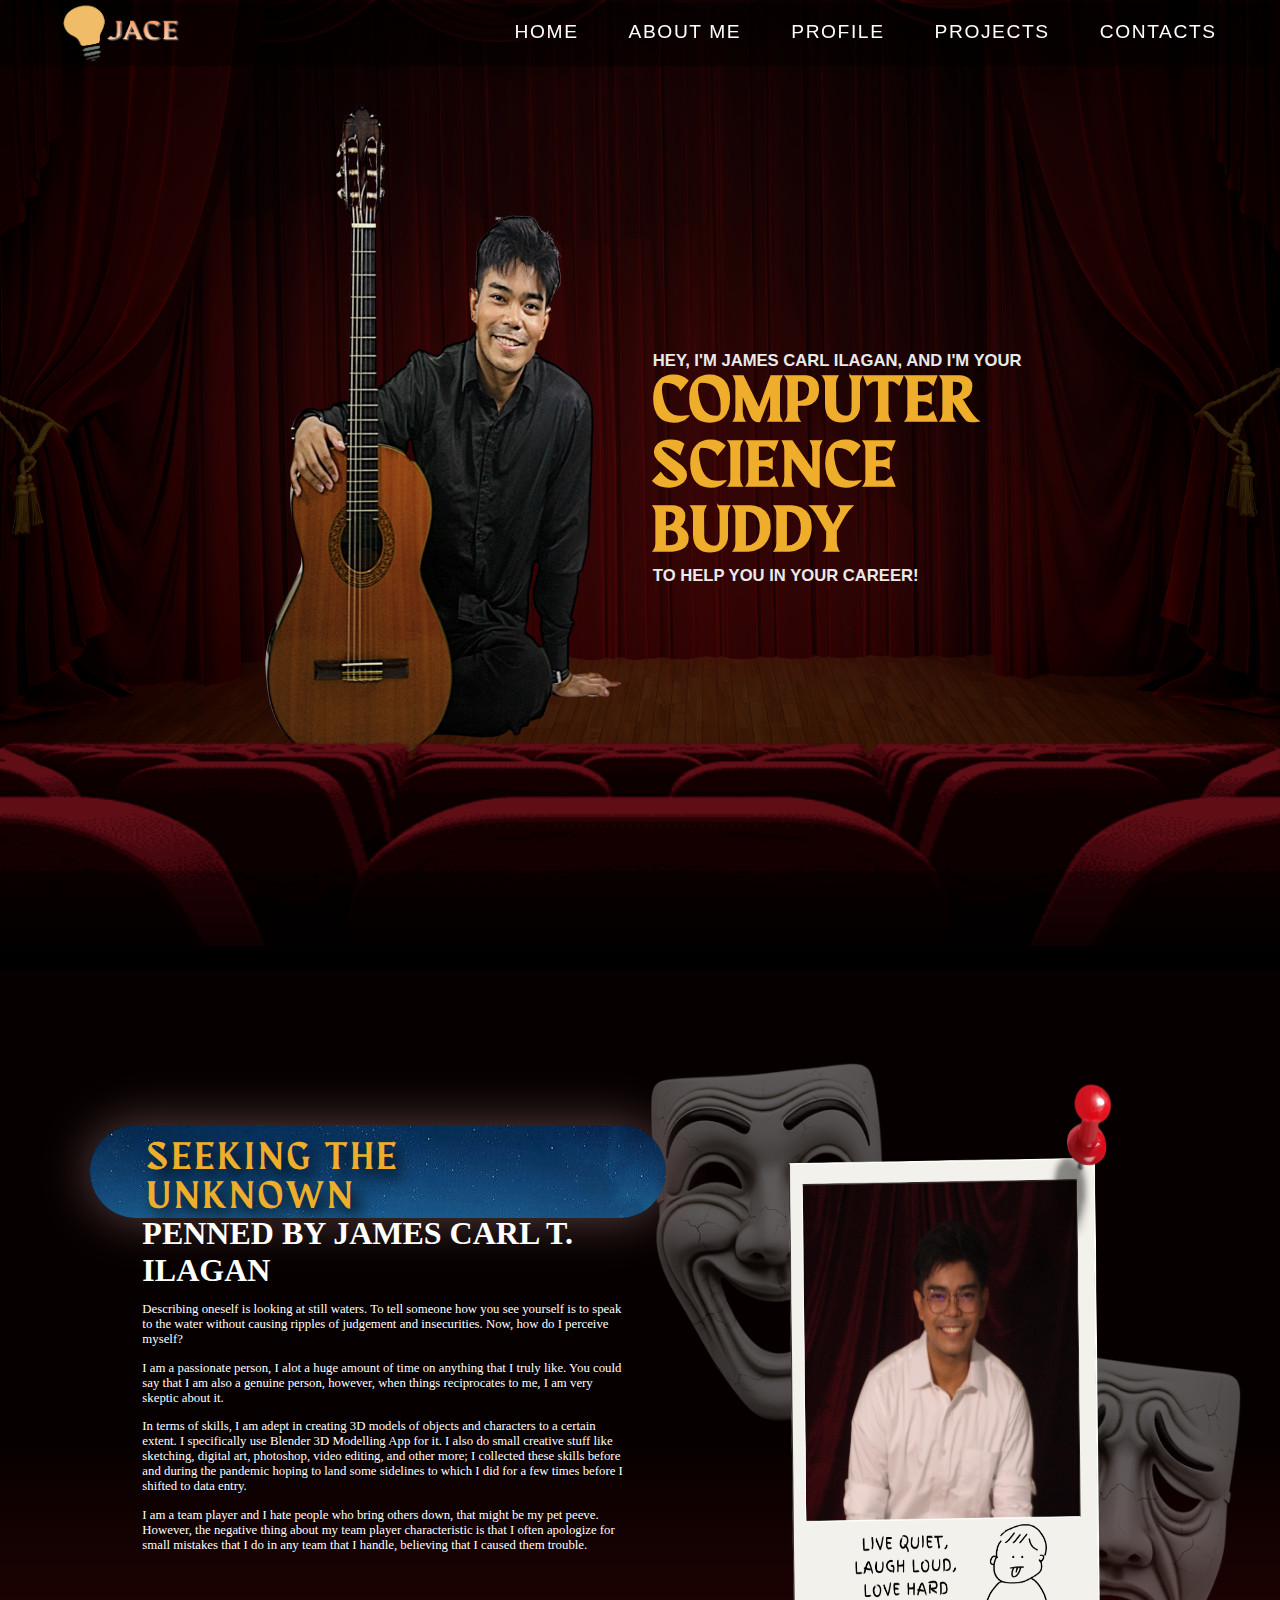
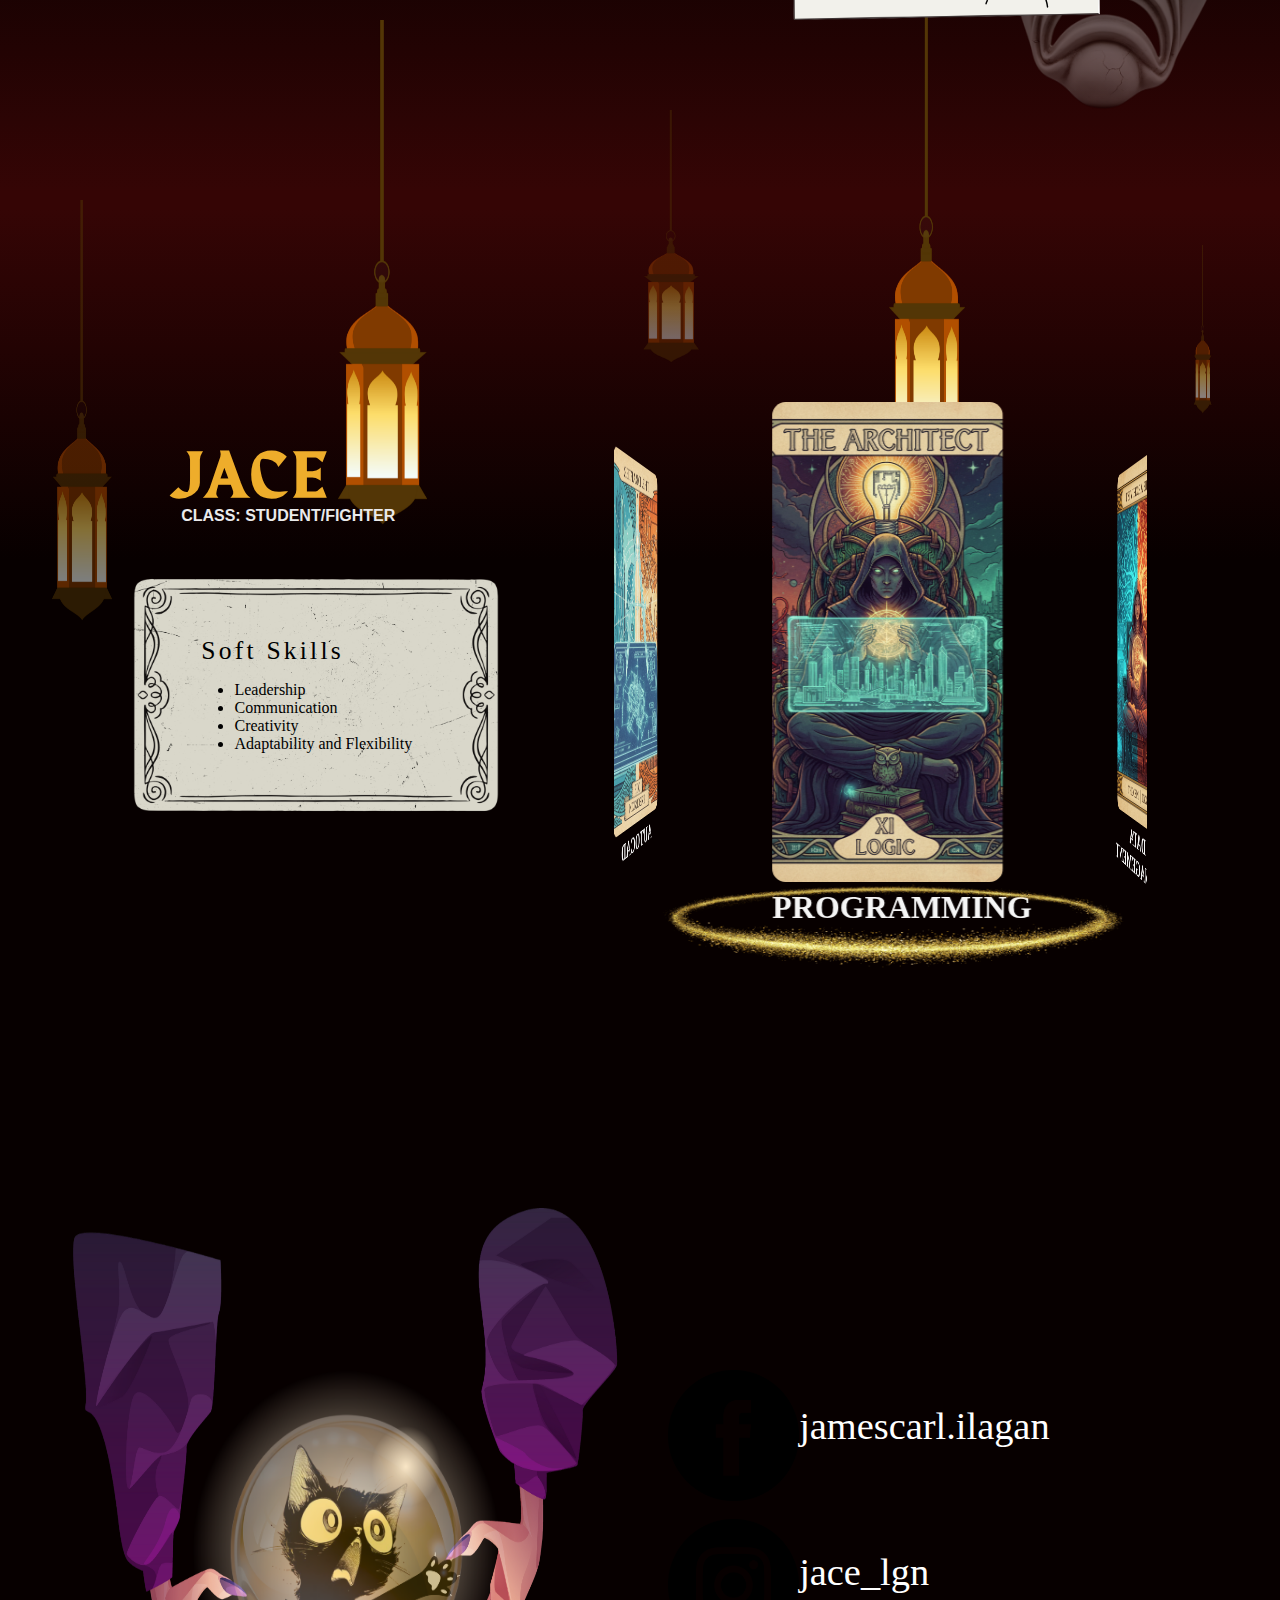
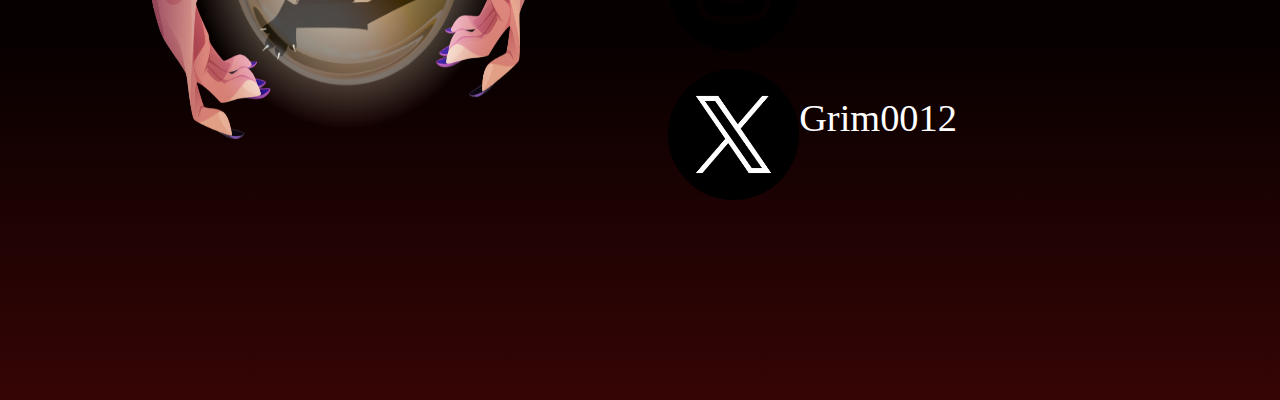
<file: Index.html>
<!DOCTYPE html>
<html lang="en">
    <head>
        <title>Project Portfolio</title>
        <link rel="stylesheet" href="style.css">
    </head>
    <body>
        <!-- Header and Menu -->
        <header class="header">
            <div class="divbg"></div>
            <div class="right">
                <a href="Index.html" class="logo">
                <img src="Resources/Images/Logo.png" alt="Logo">
                </a>
            </div>
            <nav class="navbar">
                <a href="#Home">HOME</a>
                <a href="#About_Me">ABOUT ME</a>
                <a href="Profile.html">PROFILE</a>
                <a href="">PROJECTS</a>
                <a href="#Contacts">CONTACTS</a>
            </nav>
        </header>
        <!-- Landing Page -->
        <div class="Main" id="Home">
            <div class="BG">
                <img src="Resources/Images/Landing2.png" alt="BG" class="landing autoHide">
            </div>
            <div class="Mainsub autoHide">
                <div class="tagline">
                    <p id="p1">HEY, I'M JAMES CARL ILAGAN, AND I'M YOUR</p>
                    <h1 id="headline">COMPUTER<br/> SCIENCE<br />BUDDY</h1>
                    <p id="p2">TO HELP YOU IN YOUR CAREER!</p>
                </div>    
                <img src="Resources/Images/Mainpic.png" alt="Pose" class="Pose">
            </div>
         </div>    
        <div class="transition">
            <img src="Resources/Images/transitional aesthethic1.png" alt="Theatre Seats" class="seats">
        </div>
        <!-- About Me -->
        <div class="About_Me" id="About_Me">
            <div class="gear_container autoShow">
                <p id="gear_text">SEEKING THE UNKNOWN</p>
            </div>
            <div class="MainContainer">
                <div class="text_content autoShow">
                    <h1>PENNED BY JAMES CARL T. ILAGAN</h1>
                    <p> Describing oneself is looking at still waters. To tell someone how you see yourself is to speak to the water without causing ripples of judgement and insecurities. Now, how do I perceive myself?</p>
                    <p> I am a passionate person, I alot a huge amount of time on anything that I truly like. You could say that I am also a genuine person, however, when things reciprocates to me, I am very skeptic about it.</p>
                    <p> In terms of skills, I am adept in creating 3D models of objects and characters to a certain extent. I specifically use Blender 3D Modelling App for it. I also do small creative stuff like sketching, digital art, photoshop, video editing, and other more; I collected these skills before and during the pandemic hoping to land some sidelines to which I did for a few times before I shifted to data entry.</p>
                    <p> I am a team player and I hate people who bring others down, that might be my pet peeve. However, the negative thing about my team player characteristic is that I often apologize for small mistakes that I do in any team that I handle, believing that I caused them trouble.</p>                    
                </div>
                <div class="profile_picture autoShow">
                    <img src="Resources/Images/BIO PIC only1.png" alt="profile_picture" id="pp">
                </div>
            </div>
            <div class="mask">
                <img src="Resources/Images/smile.png" alt="smile" id="smile">
                <img src="Resources/Images/frown.png" alt="frown" id="frown">
            </div>
        </div>
        <!-- Skill -->
        <div class="skill">
            <div class="Mainsub1 autoShow">
                <h1 id="name">JACE</h1>
                <p id="p3">CLASS: STUDENT/FIGHTER</p>
                <div class="card">
                    <p>Soft Skills</p>
                    <ul>
                        <li>Leadership</li>
                        <li>Communication</li>
                        <li>Creativity</li>
                        <li>Adaptability and Flexibility</li>
                    </ul>
                </div>
            </div>
            <div class="props2">
                <img src="Resources/Images/light.png" alt="bulb" class="bulb1">
                <img src="Resources/Images/light.png" alt="bulb" class="bulb2">
                <img src="Resources/Images/light.png" alt="bulb" class="bulb3">
                <img src="Resources/Images/light.png" alt="bulb" class="bulb4">
                <img src="Resources/Images/light.png" alt="bulb" class="bulb5">
            </div>
            <div class="deck autoShow">
                <div class="slider" style="--quantity: 4">
                    <div class="item" style="--position: 1"><img src="Resources/Images/Programmer.png" alt="card1">PROGRAMMING</div>
                    <div class="item" style="--position: 2"><img src="Resources/Images/Data_Management.png" alt="card2">DATA MANAGEMENT</div>
                    <div class="item" style="--position: 3"><img src="Resources/Images/3D_Modelling.png" alt="card3">3D MODELLING</div>
                    <div class="item" style="--position: 4"><img src="Resources/Images/CAD.png" alt="card4">AUTOCAD</div>
                </div>
            </div>
            <div class="peri">
                <img src="Resources/Images/ring.png" alt="ring" class="ring">
            </div>
        </div>
        <!-- Socials -->
        <div class="socials autoShow" id="Contacts">
            <div class="Mainsub2">
                <div class="cat"><img src="Resources/Images/ball2.png" alt="catto">
                </div>
                <div class="acc">
                    <a href="https://www.facebook.com/jamescarl.ilagan"><img src="Resources/Images/facebook.png
                    " alt="FB" ></a>
                    <a href="https://www.instagram.com/jace_lgn/"><img src="Resources/Images/instagram.png" alt="IG"></a>
                    <a href="https://x.com/Grim0012"><img src="Resources/Images/twitter.png" alt="X"></a>
                </div>
                <div class="social_name">
                    <a href="https://www.facebook.com/jamescarl.ilagan">jamescarl.ilagan</a>
                    <a href="https://www.instagram.com/jace_lgn/">jace_lgn</a>
                    <a href="https://x.com/Grim0012">Grim0012</a>
                </div>
            </div>
            <div class="props">
                <img src="Resources/Images/left.png" alt="hands" id="left">
                <img src="Resources/Images/right.png" alt="hands" id="right">
            </div>
        </div>
    </body>
</html>
</file>
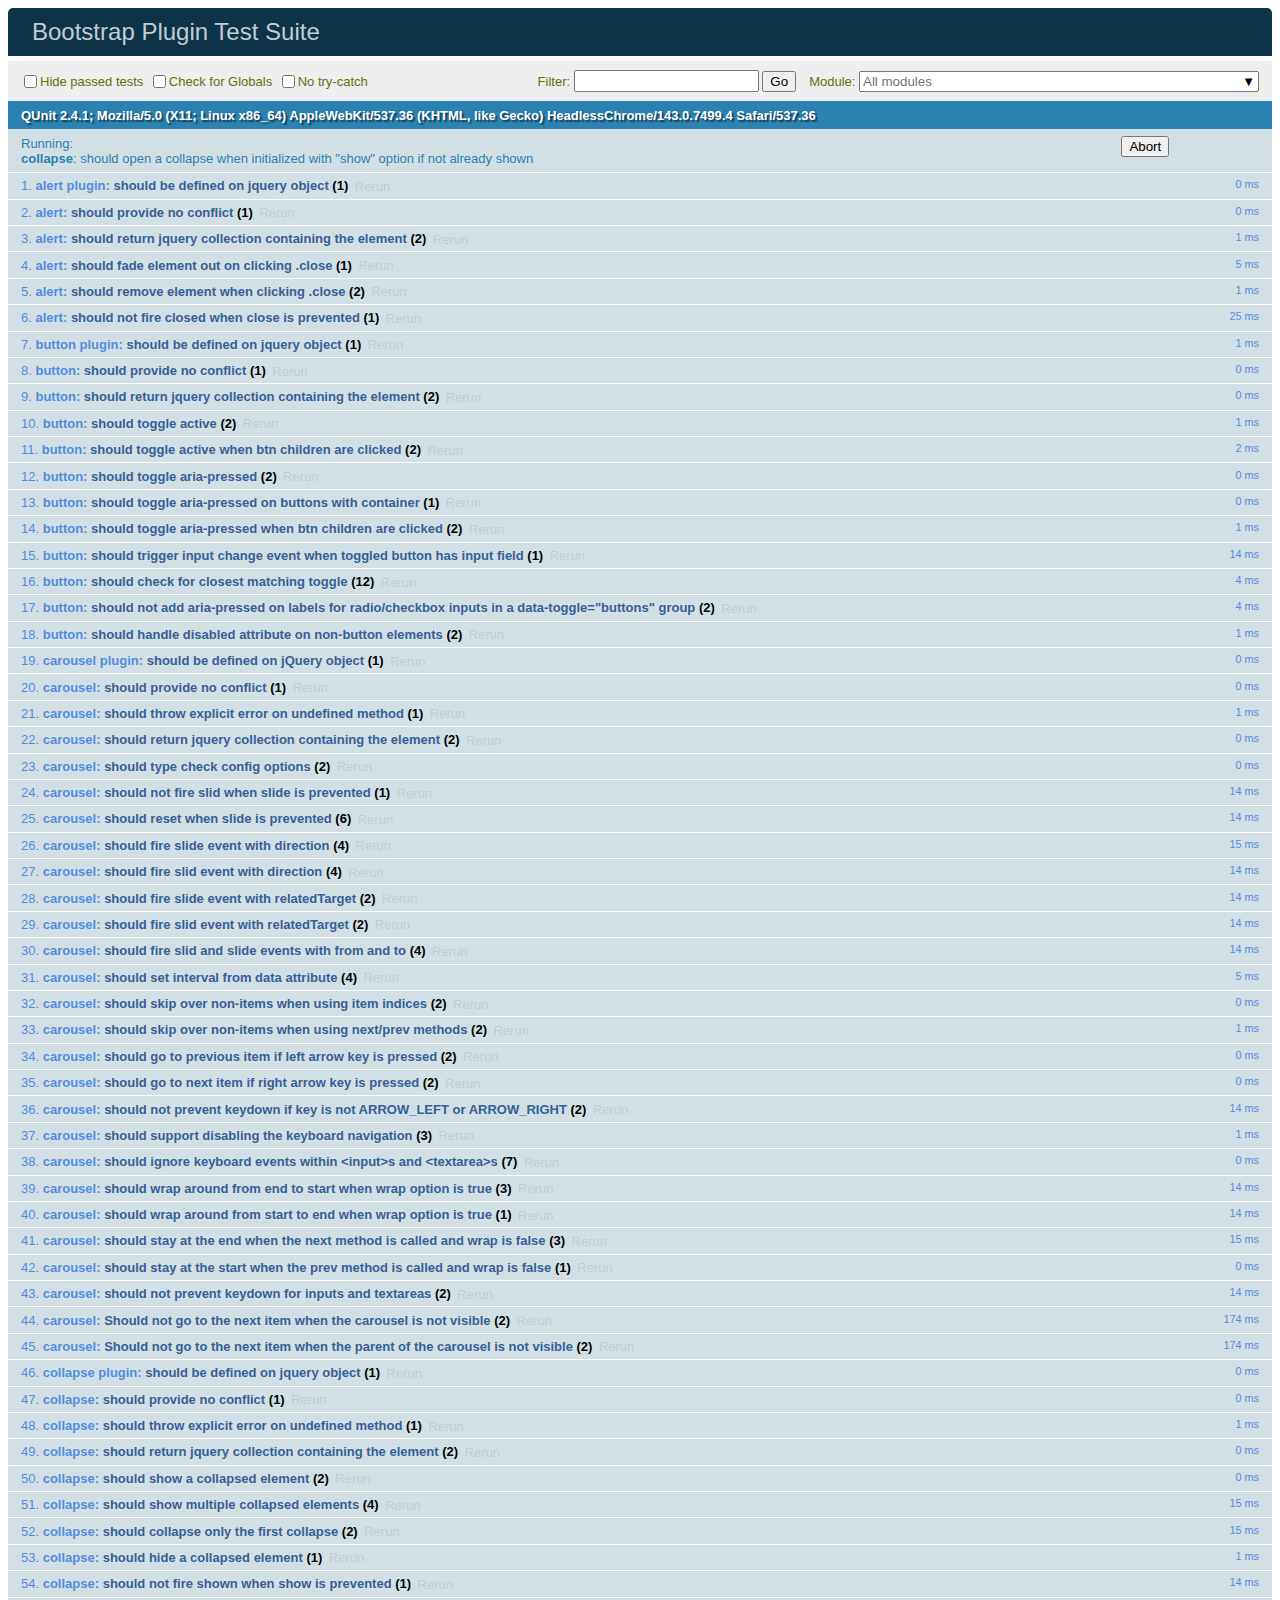
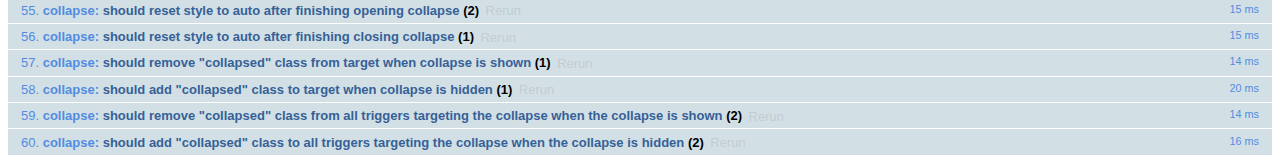
<file: lib/bootstrap-4.0.0/bootstrap-4.0.0/js/tests/index.html>
<!doctype html>
<html lang="en">
  <head>
    <meta charset="utf-8">
    <meta name="viewport" content="width=device-width, initial-scale=1, shrink-to-fit=no">
    <title>Bootstrap Plugin Test Suite</title>

    <!-- jQuery -->
    <script>
      (function () {
        var path = '../../assets/js/vendor/jquery-slim.min.js'
        // get jquery param from the query string.
        var jQueryVersion = location.search.match(/[?&]jquery=(.*?)(?=&|$)/)

        // If a version was specified, use that version from our vendor folder
        if (jQueryVersion) {
          path = 'vendor/jquery-' + jQueryVersion[1] + '.min.js'
        }
        document.write('<script src="' + path + '"><\/script>')
      }())
    </script>
    <script src="../../assets/js/vendor/popper.min.js"></script>

    <!-- QUnit -->
    <link rel="stylesheet" href="vendor/qunit.css" media="screen">
    <script src="vendor/qunit.js"></script>

    <script>
      // Disable jQuery event aliases to ensure we don't accidentally use any of them
      [
        'blur',
        'focus',
        'focusin',
        'focusout',
        'resize',
        'scroll',
        'click',
        'dblclick',
        'mousedown',
        'mouseup',
        'mousemove',
        'mouseover',
        'mouseout',
        'mouseenter',
        'mouseleave',
        'change',
        'select',
        'submit',
        'keydown',
        'keypress',
        'keyup',
        'contextmenu'
      ].forEach(function(eventAlias) {
        $.fn[eventAlias] = function() {
          throw new Error('Using the ".' + eventAlias + '()" method is not allowed, so that Bootstrap can be compatible with custom jQuery builds which exclude the "event aliases" module that defines said method. See https://github.com/twbs/bootstrap/blob/master/CONTRIBUTING.md#js')
        }
      })

      // Require assert.expect in each test
      QUnit.config.requireExpects = true

      // See https://github.com/axemclion/grunt-saucelabs#test-result-details-with-qunit
      var log = []
      var testName

      QUnit.done(function(testResults) {
        var tests = []
        for (var i = 0; i < log.length; i++) {
          var details = log[i]
          tests.push({
            name: details.name,
            result: details.result,
            expected: details.expected,
            actual: details.actual,
            source: details.source
          })
        }
        testResults.tests = tests

        window.global_test_results = testResults
      })

      QUnit.testStart(function(testDetails) {
        QUnit.log(function(details) {
          if (!details.result) {
            details.name = testDetails.name
            log.push(details)
          }
        })
      })

      // Display fixture on-screen on iOS to avoid false positives
      // See https://github.com/twbs/bootstrap/pull/15955
      if (/iPhone|iPad|iPod/.test(navigator.userAgent)) {
        QUnit.begin(function() {
          $('#qunit-fixture').css({ top: 0, left: 0 })
        })

        QUnit.done(function() {
          $('#qunit-fixture').css({ top: '', left: '' })
        })
      }
    </script>

    <!-- Transpiled Plugins -->
    <script src="../dist/util.js"></script>
    <script src="../dist/alert.js"></script>
    <script src="../dist/button.js"></script>
    <script src="../dist/carousel.js"></script>
    <script src="../dist/collapse.js"></script>
    <script src="../dist/dropdown.js"></script>
    <script src="../dist/modal.js"></script>
    <script src="../dist/scrollspy.js"></script>
    <script src="../dist/tab.js"></script>
    <script src="../dist/tooltip.js"></script>
    <script src="../dist/popover.js"></script>

    <!-- Unit Tests -->
    <script src="unit/alert.js"></script>
    <script src="unit/button.js"></script>
    <script src="unit/carousel.js"></script>
    <script src="unit/collapse.js"></script>
    <script src="unit/dropdown.js"></script>
    <script src="unit/modal.js"></script>
    <script src="unit/scrollspy.js"></script>
    <script src="unit/tab.js"></script>
    <script src="unit/tooltip.js"></script>
    <script src="unit/popover.js"></script>
    <script src="unit/util.js"></script>
  </head>
  <body>
    <div id="qunit-container">
      <div id="qunit"></div>
      <div id="qunit-fixture"></div>
    </div>
  </body>
</html>
</file>
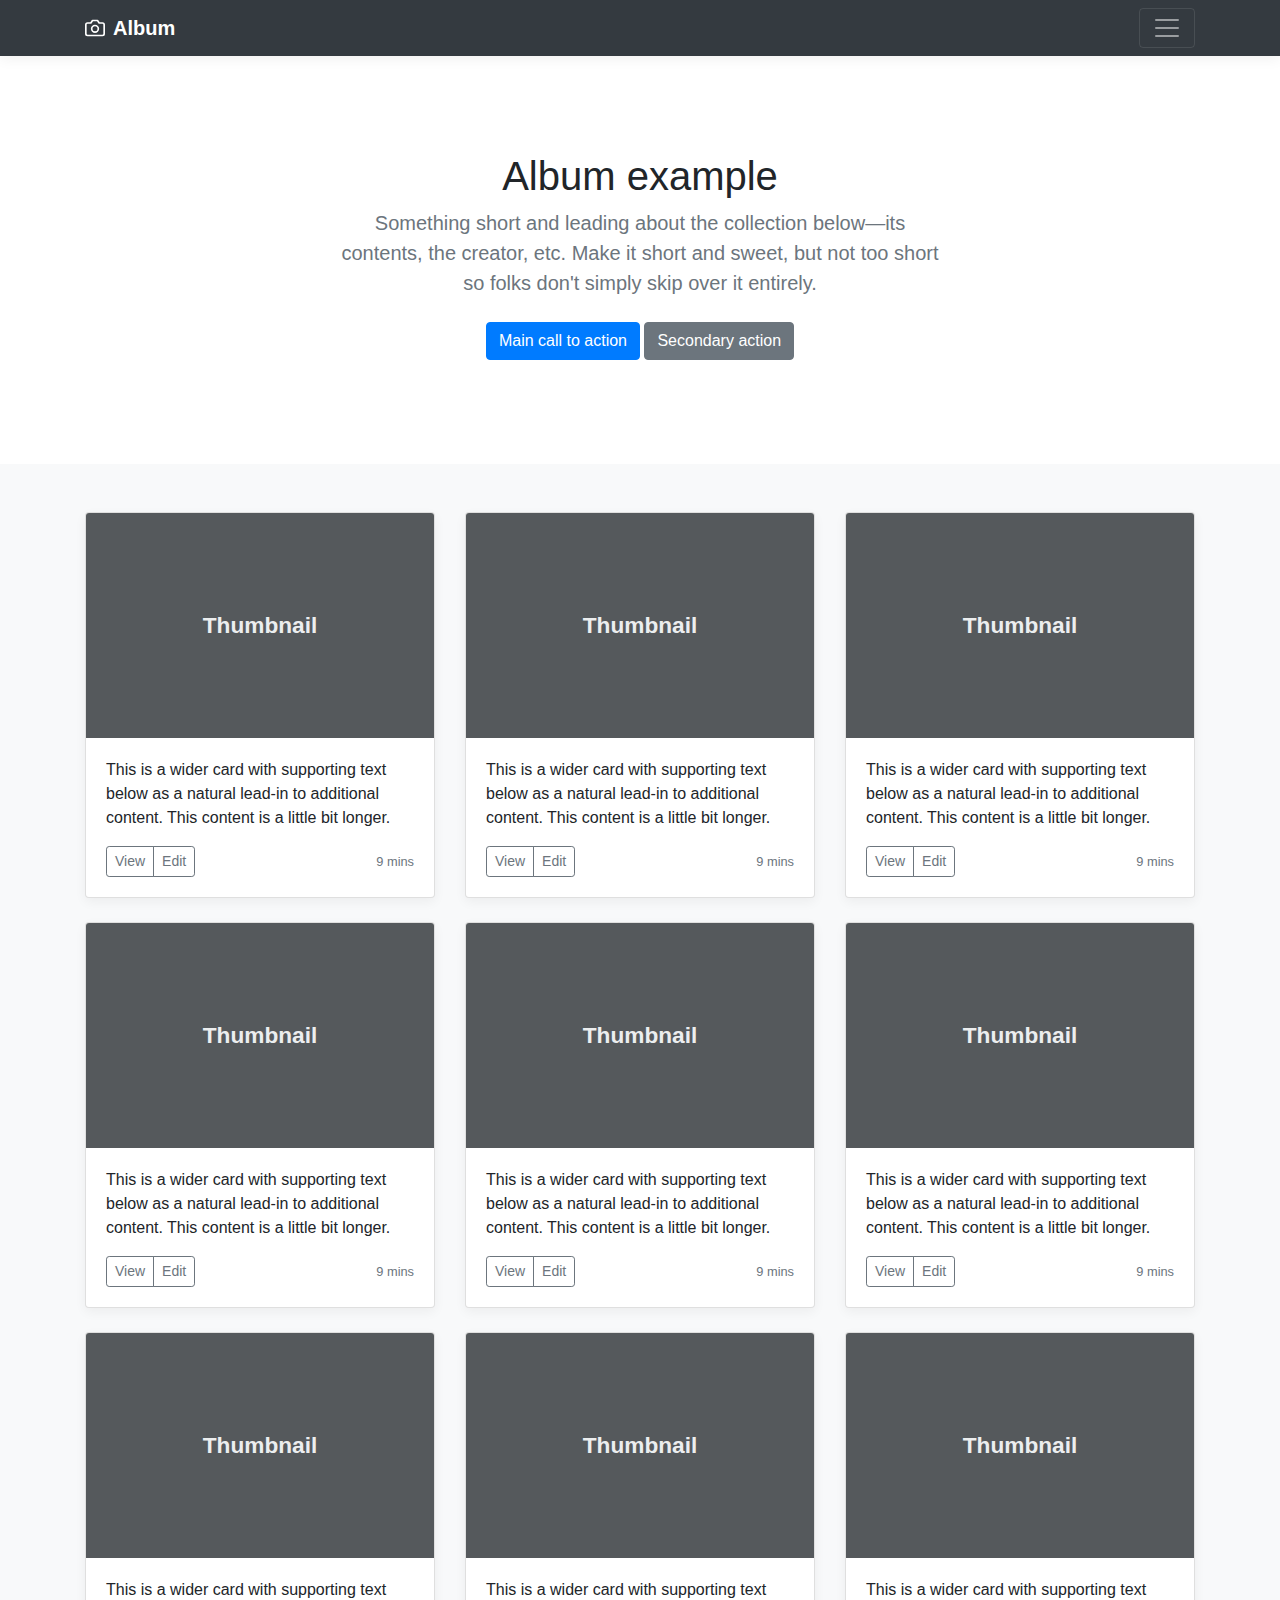
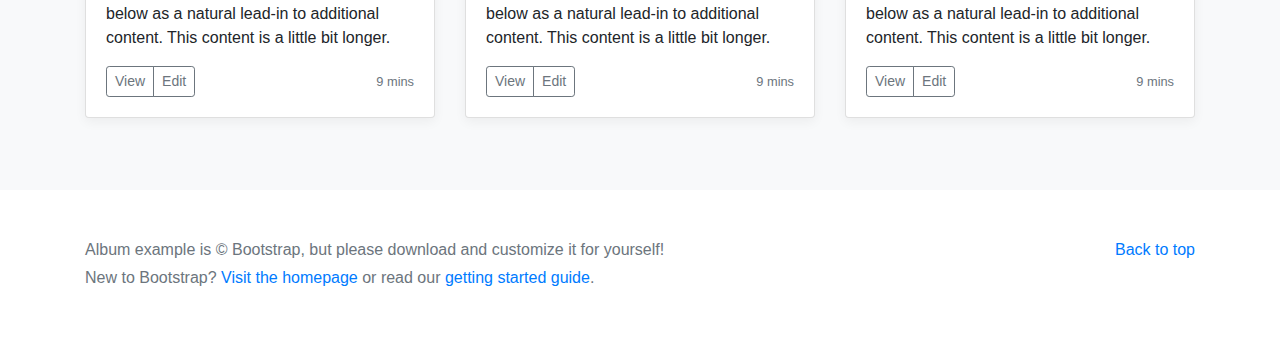
<file: lib/bootstrap-4.0.0/bootstrap-4.0.0/docs/4.0/examples/album/index.html>
<!doctype html>
<html lang="en">
  <head>
    <meta charset="utf-8">
    <meta name="viewport" content="width=device-width, initial-scale=1, shrink-to-fit=no">
    <meta name="description" content="">
    <meta name="author" content="">
    <link rel="icon" href="../../../../favicon.ico">

    <title>Album example for Bootstrap</title>

    <!-- Bootstrap core CSS -->
    <link href="../../../../dist/css/bootstrap.min.css" rel="stylesheet">

    <!-- Custom styles for this template -->
    <link href="album.css" rel="stylesheet">
  </head>

  <body>

    <header>
      <div class="collapse bg-dark" id="navbarHeader">
        <div class="container">
          <div class="row">
            <div class="col-sm-8 col-md-7 py-4">
              <h4 class="text-white">About</h4>
              <p class="text-muted">Add some information about the album below, the author, or any other background context. Make it a few sentences long so folks can pick up some informative tidbits. Then, link them off to some social networking sites or contact information.</p>
            </div>
            <div class="col-sm-4 offset-md-1 py-4">
              <h4 class="text-white">Contact</h4>
              <ul class="list-unstyled">
                <li><a href="#" class="text-white">Follow on Twitter</a></li>
                <li><a href="#" class="text-white">Like on Facebook</a></li>
                <li><a href="#" class="text-white">Email me</a></li>
              </ul>
            </div>
          </div>
        </div>
      </div>
      <div class="navbar navbar-dark bg-dark box-shadow">
        <div class="container d-flex justify-content-between">
          <a href="#" class="navbar-brand d-flex align-items-center">
            <svg xmlns="http://www.w3.org/2000/svg" width="20" height="20" viewBox="0 0 24 24" fill="none" stroke="currentColor" stroke-width="2" stroke-linecap="round" stroke-linejoin="round" class="mr-2"><path d="M23 19a2 2 0 0 1-2 2H3a2 2 0 0 1-2-2V8a2 2 0 0 1 2-2h4l2-3h6l2 3h4a2 2 0 0 1 2 2z"></path><circle cx="12" cy="13" r="4"></circle></svg>
            <strong>Album</strong>
          </a>
          <button class="navbar-toggler" type="button" data-toggle="collapse" data-target="#navbarHeader" aria-controls="navbarHeader" aria-expanded="false" aria-label="Toggle navigation">
            <span class="navbar-toggler-icon"></span>
          </button>
        </div>
      </div>
    </header>

    <main role="main">

      <section class="jumbotron text-center">
        <div class="container">
          <h1 class="jumbotron-heading">Album example</h1>
          <p class="lead text-muted">Something short and leading about the collection below—its contents, the creator, etc. Make it short and sweet, but not too short so folks don't simply skip over it entirely.</p>
          <p>
            <a href="#" class="btn btn-primary my-2">Main call to action</a>
            <a href="#" class="btn btn-secondary my-2">Secondary action</a>
          </p>
        </div>
      </section>

      <div class="album py-5 bg-light">
        <div class="container">

          <div class="row">
            <div class="col-md-4">
              <div class="card mb-4 box-shadow">
                <img class="card-img-top" data-src="holder.js/100px225?theme=thumb&bg=55595c&fg=eceeef&text=Thumbnail" alt="Card image cap">
                <div class="card-body">
                  <p class="card-text">This is a wider card with supporting text below as a natural lead-in to additional content. This content is a little bit longer.</p>
                  <div class="d-flex justify-content-between align-items-center">
                    <div class="btn-group">
                      <button type="button" class="btn btn-sm btn-outline-secondary">View</button>
                      <button type="button" class="btn btn-sm btn-outline-secondary">Edit</button>
                    </div>
                    <small class="text-muted">9 mins</small>
                  </div>
                </div>
              </div>
            </div>
            <div class="col-md-4">
              <div class="card mb-4 box-shadow">
                <img class="card-img-top" data-src="holder.js/100px225?theme=thumb&bg=55595c&fg=eceeef&text=Thumbnail" alt="Card image cap">
                <div class="card-body">
                  <p class="card-text">This is a wider card with supporting text below as a natural lead-in to additional content. This content is a little bit longer.</p>
                  <div class="d-flex justify-content-between align-items-center">
                    <div class="btn-group">
                      <button type="button" class="btn btn-sm btn-outline-secondary">View</button>
                      <button type="button" class="btn btn-sm btn-outline-secondary">Edit</button>
                    </div>
                    <small class="text-muted">9 mins</small>
                  </div>
                </div>
              </div>
            </div>
            <div class="col-md-4">
              <div class="card mb-4 box-shadow">
                <img class="card-img-top" data-src="holder.js/100px225?theme=thumb&bg=55595c&fg=eceeef&text=Thumbnail" alt="Card image cap">
                <div class="card-body">
                  <p class="card-text">This is a wider card with supporting text below as a natural lead-in to additional content. This content is a little bit longer.</p>
                  <div class="d-flex justify-content-between align-items-center">
                    <div class="btn-group">
                      <button type="button" class="btn btn-sm btn-outline-secondary">View</button>
                      <button type="button" class="btn btn-sm btn-outline-secondary">Edit</button>
                    </div>
                    <small class="text-muted">9 mins</small>
                  </div>
                </div>
              </div>
            </div>

            <div class="col-md-4">
              <div class="card mb-4 box-shadow">
                <img class="card-img-top" data-src="holder.js/100px225?theme=thumb&bg=55595c&fg=eceeef&text=Thumbnail" alt="Card image cap">
                <div class="card-body">
                  <p class="card-text">This is a wider card with supporting text below as a natural lead-in to additional content. This content is a little bit longer.</p>
                  <div class="d-flex justify-content-between align-items-center">
                    <div class="btn-group">
                      <button type="button" class="btn btn-sm btn-outline-secondary">View</button>
                      <button type="button" class="btn btn-sm btn-outline-secondary">Edit</button>
                    </div>
                    <small class="text-muted">9 mins</small>
                  </div>
                </div>
              </div>
            </div>
            <div class="col-md-4">
              <div class="card mb-4 box-shadow">
                <img class="card-img-top" data-src="holder.js/100px225?theme=thumb&bg=55595c&fg=eceeef&text=Thumbnail" alt="Card image cap">
                <div class="card-body">
                  <p class="card-text">This is a wider card with supporting text below as a natural lead-in to additional content. This content is a little bit longer.</p>
                  <div class="d-flex justify-content-between align-items-center">
                    <div class="btn-group">
                      <button type="button" class="btn btn-sm btn-outline-secondary">View</button>
                      <button type="button" class="btn btn-sm btn-outline-secondary">Edit</button>
                    </div>
                    <small class="text-muted">9 mins</small>
                  </div>
                </div>
              </div>
            </div>
            <div class="col-md-4">
              <div class="card mb-4 box-shadow">
                <img class="card-img-top" data-src="holder.js/100px225?theme=thumb&bg=55595c&fg=eceeef&text=Thumbnail" alt="Card image cap">
                <div class="card-body">
                  <p class="card-text">This is a wider card with supporting text below as a natural lead-in to additional content. This content is a little bit longer.</p>
                  <div class="d-flex justify-content-between align-items-center">
                    <div class="btn-group">
                      <button type="button" class="btn btn-sm btn-outline-secondary">View</button>
                      <button type="button" class="btn btn-sm btn-outline-secondary">Edit</button>
                    </div>
                    <small class="text-muted">9 mins</small>
                  </div>
                </div>
              </div>
            </div>

            <div class="col-md-4">
              <div class="card mb-4 box-shadow">
                <img class="card-img-top" data-src="holder.js/100px225?theme=thumb&bg=55595c&fg=eceeef&text=Thumbnail" alt="Card image cap">
                <div class="card-body">
                  <p class="card-text">This is a wider card with supporting text below as a natural lead-in to additional content. This content is a little bit longer.</p>
                  <div class="d-flex justify-content-between align-items-center">
                    <div class="btn-group">
                      <button type="button" class="btn btn-sm btn-outline-secondary">View</button>
                      <button type="button" class="btn btn-sm btn-outline-secondary">Edit</button>
                    </div>
                    <small class="text-muted">9 mins</small>
                  </div>
                </div>
              </div>
            </div>
            <div class="col-md-4">
              <div class="card mb-4 box-shadow">
                <img class="card-img-top" data-src="holder.js/100px225?theme=thumb&bg=55595c&fg=eceeef&text=Thumbnail" alt="Card image cap">
                <div class="card-body">
                  <p class="card-text">This is a wider card with supporting text below as a natural lead-in to additional content. This content is a little bit longer.</p>
                  <div class="d-flex justify-content-between align-items-center">
                    <div class="btn-group">
                      <button type="button" class="btn btn-sm btn-outline-secondary">View</button>
                      <button type="button" class="btn btn-sm btn-outline-secondary">Edit</button>
                    </div>
                    <small class="text-muted">9 mins</small>
                  </div>
                </div>
              </div>
            </div>
            <div class="col-md-4">
              <div class="card mb-4 box-shadow">
                <img class="card-img-top" data-src="holder.js/100px225?theme=thumb&bg=55595c&fg=eceeef&text=Thumbnail" alt="Card image cap">
                <div class="card-body">
                  <p class="card-text">This is a wider card with supporting text below as a natural lead-in to additional content. This content is a little bit longer.</p>
                  <div class="d-flex justify-content-between align-items-center">
                    <div class="btn-group">
                      <button type="button" class="btn btn-sm btn-outline-secondary">View</button>
                      <button type="button" class="btn btn-sm btn-outline-secondary">Edit</button>
                    </div>
                    <small class="text-muted">9 mins</small>
                  </div>
                </div>
              </div>
            </div>
          </div>
        </div>
      </div>

    </main>

    <footer class="text-muted">
      <div class="container">
        <p class="float-right">
          <a href="#">Back to top</a>
        </p>
        <p>Album example is &copy; Bootstrap, but please download and customize it for yourself!</p>
        <p>New to Bootstrap? <a href="../../">Visit the homepage</a> or read our <a href="../../getting-started/">getting started guide</a>.</p>
      </div>
    </footer>

    <!-- Bootstrap core JavaScript
    ================================================== -->
    <!-- Placed at the end of the document so the pages load faster -->
    <script src="https://code.jquery.com/jquery-3.2.1.slim.min.js" integrity="sha384-KJ3o2DKtIkvYIK3UENzmM7KCkRr/rE9/Qpg6aAZGJwFDMVNA/GpGFF93hXpG5KkN" crossorigin="anonymous"></script>
    <script>window.jQuery || document.write('<script src="../../../../assets/js/vendor/jquery-slim.min.js"><\/script>')</script>
    <script src="../../../../assets/js/vendor/popper.min.js"></script>
    <script src="../../../../dist/js/bootstrap.min.js"></script>
    <script src="../../../../assets/js/vendor/holder.min.js"></script>
  </body>
</html>
</file>
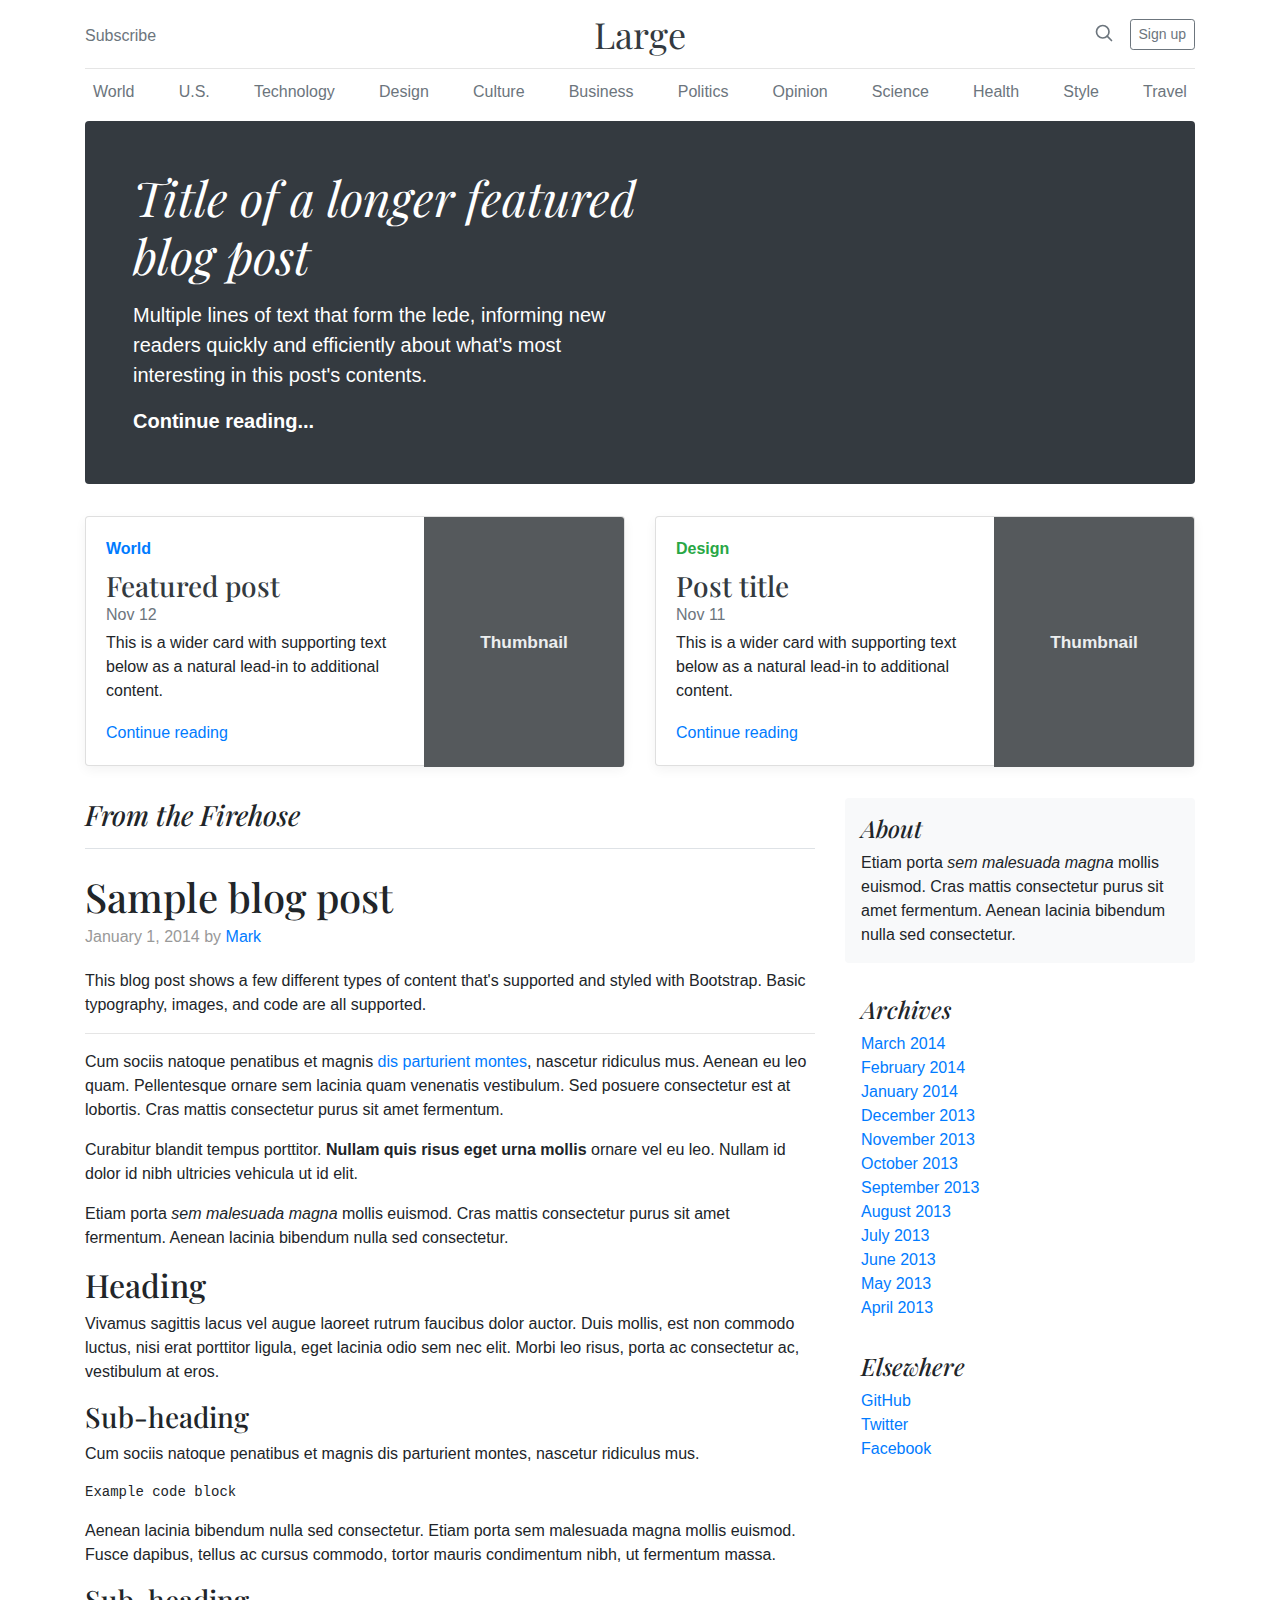
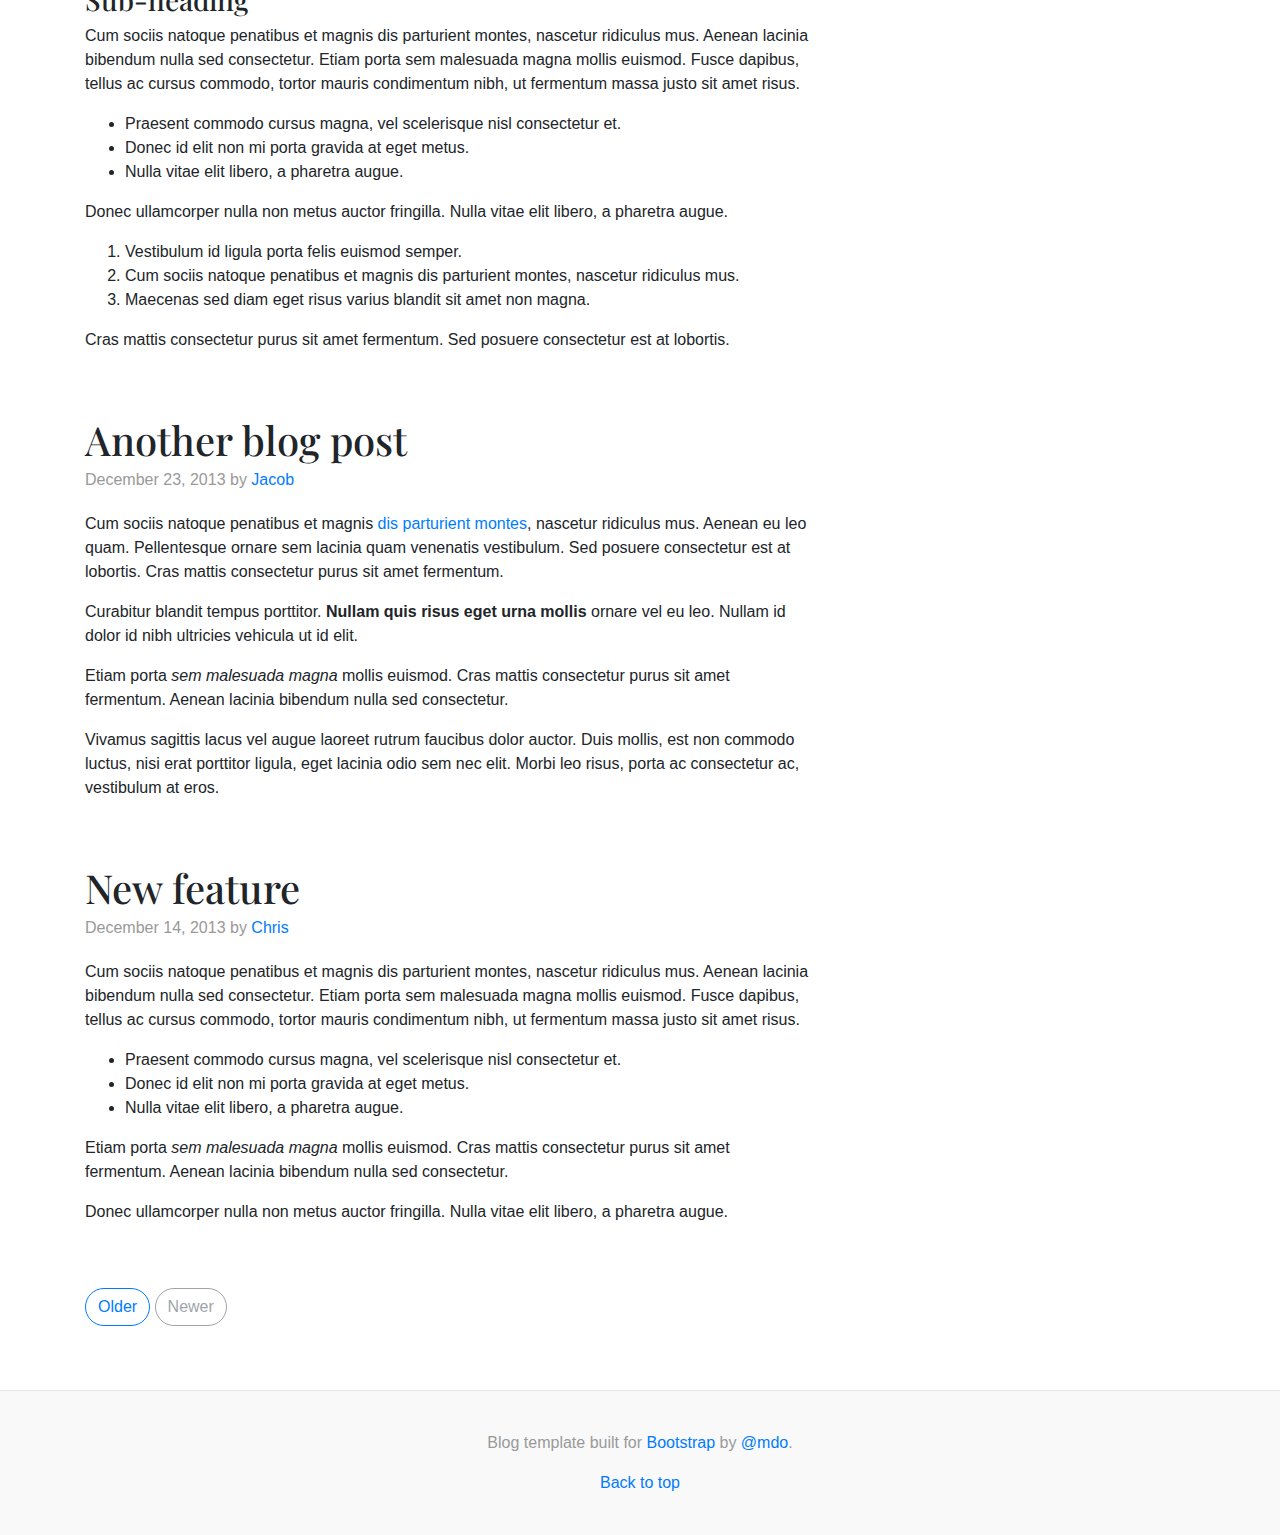
<file: lib/bootstrap-4.0.0/bootstrap-4.0.0/docs/4.0/examples/blog/index.html>
<!doctype html>
<html lang="en">
  <head>
    <meta charset="utf-8">
    <meta name="viewport" content="width=device-width, initial-scale=1, shrink-to-fit=no">
    <meta name="description" content="">
    <meta name="author" content="">
    <link rel="icon" href="../../../../favicon.ico">

    <title>Blog Template for Bootstrap</title>

    <!-- Bootstrap core CSS -->
    <link href="../../../../dist/css/bootstrap.min.css" rel="stylesheet">

    <!-- Custom styles for this template -->
    <link href="https://fonts.googleapis.com/css?family=Playfair+Display:700,900" rel="stylesheet">
    <link href="blog.css" rel="stylesheet">
  </head>

  <body>

    <div class="container">
      <header class="blog-header py-3">
        <div class="row flex-nowrap justify-content-between align-items-center">
          <div class="col-4 pt-1">
            <a class="text-muted" href="#">Subscribe</a>
          </div>
          <div class="col-4 text-center">
            <a class="blog-header-logo text-dark" href="#">Large</a>
          </div>
          <div class="col-4 d-flex justify-content-end align-items-center">
            <a class="text-muted" href="#">
              <svg xmlns="http://www.w3.org/2000/svg" width="20" height="20" viewBox="0 0 24 24" fill="none" stroke="currentColor" stroke-width="2" stroke-linecap="round" stroke-linejoin="round" class="mx-3"><circle cx="10.5" cy="10.5" r="7.5"></circle><line x1="21" y1="21" x2="15.8" y2="15.8"></line></svg>
            </a>
            <a class="btn btn-sm btn-outline-secondary" href="#">Sign up</a>
          </div>
        </div>
      </header>

      <div class="nav-scroller py-1 mb-2">
        <nav class="nav d-flex justify-content-between">
          <a class="p-2 text-muted" href="#">World</a>
          <a class="p-2 text-muted" href="#">U.S.</a>
          <a class="p-2 text-muted" href="#">Technology</a>
          <a class="p-2 text-muted" href="#">Design</a>
          <a class="p-2 text-muted" href="#">Culture</a>
          <a class="p-2 text-muted" href="#">Business</a>
          <a class="p-2 text-muted" href="#">Politics</a>
          <a class="p-2 text-muted" href="#">Opinion</a>
          <a class="p-2 text-muted" href="#">Science</a>
          <a class="p-2 text-muted" href="#">Health</a>
          <a class="p-2 text-muted" href="#">Style</a>
          <a class="p-2 text-muted" href="#">Travel</a>
        </nav>
      </div>

      <div class="jumbotron p-3 p-md-5 text-white rounded bg-dark">
        <div class="col-md-6 px-0">
          <h1 class="display-4 font-italic">Title of a longer featured blog post</h1>
          <p class="lead my-3">Multiple lines of text that form the lede, informing new readers quickly and efficiently about what's most interesting in this post's contents.</p>
          <p class="lead mb-0"><a href="#" class="text-white font-weight-bold">Continue reading...</a></p>
        </div>
      </div>

      <div class="row mb-2">
        <div class="col-md-6">
          <div class="card flex-md-row mb-4 box-shadow h-md-250">
            <div class="card-body d-flex flex-column align-items-start">
              <strong class="d-inline-block mb-2 text-primary">World</strong>
              <h3 class="mb-0">
                <a class="text-dark" href="#">Featured post</a>
              </h3>
              <div class="mb-1 text-muted">Nov 12</div>
              <p class="card-text mb-auto">This is a wider card with supporting text below as a natural lead-in to additional content.</p>
              <a href="#">Continue reading</a>
            </div>
            <img class="card-img-right flex-auto d-none d-md-block" data-src="holder.js/200x250?theme=thumb" alt="Card image cap">
          </div>
        </div>
        <div class="col-md-6">
          <div class="card flex-md-row mb-4 box-shadow h-md-250">
            <div class="card-body d-flex flex-column align-items-start">
              <strong class="d-inline-block mb-2 text-success">Design</strong>
              <h3 class="mb-0">
                <a class="text-dark" href="#">Post title</a>
              </h3>
              <div class="mb-1 text-muted">Nov 11</div>
              <p class="card-text mb-auto">This is a wider card with supporting text below as a natural lead-in to additional content.</p>
              <a href="#">Continue reading</a>
            </div>
            <img class="card-img-right flex-auto d-none d-md-block" data-src="holder.js/200x250?theme=thumb" alt="Card image cap">
          </div>
        </div>
      </div>
    </div>

    <main role="main" class="container">
      <div class="row">
        <div class="col-md-8 blog-main">
          <h3 class="pb-3 mb-4 font-italic border-bottom">
            From the Firehose
          </h3>

          <div class="blog-post">
            <h2 class="blog-post-title">Sample blog post</h2>
            <p class="blog-post-meta">January 1, 2014 by <a href="#">Mark</a></p>

            <p>This blog post shows a few different types of content that's supported and styled with Bootstrap. Basic typography, images, and code are all supported.</p>
            <hr>
            <p>Cum sociis natoque penatibus et magnis <a href="#">dis parturient montes</a>, nascetur ridiculus mus. Aenean eu leo quam. Pellentesque ornare sem lacinia quam venenatis vestibulum. Sed posuere consectetur est at lobortis. Cras mattis consectetur purus sit amet fermentum.</p>
            <blockquote>
              <p>Curabitur blandit tempus porttitor. <strong>Nullam quis risus eget urna mollis</strong> ornare vel eu leo. Nullam id dolor id nibh ultricies vehicula ut id elit.</p>
            </blockquote>
            <p>Etiam porta <em>sem malesuada magna</em> mollis euismod. Cras mattis consectetur purus sit amet fermentum. Aenean lacinia bibendum nulla sed consectetur.</p>
            <h2>Heading</h2>
            <p>Vivamus sagittis lacus vel augue laoreet rutrum faucibus dolor auctor. Duis mollis, est non commodo luctus, nisi erat porttitor ligula, eget lacinia odio sem nec elit. Morbi leo risus, porta ac consectetur ac, vestibulum at eros.</p>
            <h3>Sub-heading</h3>
            <p>Cum sociis natoque penatibus et magnis dis parturient montes, nascetur ridiculus mus.</p>
            <pre><code>Example code block</code></pre>
            <p>Aenean lacinia bibendum nulla sed consectetur. Etiam porta sem malesuada magna mollis euismod. Fusce dapibus, tellus ac cursus commodo, tortor mauris condimentum nibh, ut fermentum massa.</p>
            <h3>Sub-heading</h3>
            <p>Cum sociis natoque penatibus et magnis dis parturient montes, nascetur ridiculus mus. Aenean lacinia bibendum nulla sed consectetur. Etiam porta sem malesuada magna mollis euismod. Fusce dapibus, tellus ac cursus commodo, tortor mauris condimentum nibh, ut fermentum massa justo sit amet risus.</p>
            <ul>
              <li>Praesent commodo cursus magna, vel scelerisque nisl consectetur et.</li>
              <li>Donec id elit non mi porta gravida at eget metus.</li>
              <li>Nulla vitae elit libero, a pharetra augue.</li>
            </ul>
            <p>Donec ullamcorper nulla non metus auctor fringilla. Nulla vitae elit libero, a pharetra augue.</p>
            <ol>
              <li>Vestibulum id ligula porta felis euismod semper.</li>
              <li>Cum sociis natoque penatibus et magnis dis parturient montes, nascetur ridiculus mus.</li>
              <li>Maecenas sed diam eget risus varius blandit sit amet non magna.</li>
            </ol>
            <p>Cras mattis consectetur purus sit amet fermentum. Sed posuere consectetur est at lobortis.</p>
          </div><!-- /.blog-post -->

          <div class="blog-post">
            <h2 class="blog-post-title">Another blog post</h2>
            <p class="blog-post-meta">December 23, 2013 by <a href="#">Jacob</a></p>

            <p>Cum sociis natoque penatibus et magnis <a href="#">dis parturient montes</a>, nascetur ridiculus mus. Aenean eu leo quam. Pellentesque ornare sem lacinia quam venenatis vestibulum. Sed posuere consectetur est at lobortis. Cras mattis consectetur purus sit amet fermentum.</p>
            <blockquote>
              <p>Curabitur blandit tempus porttitor. <strong>Nullam quis risus eget urna mollis</strong> ornare vel eu leo. Nullam id dolor id nibh ultricies vehicula ut id elit.</p>
            </blockquote>
            <p>Etiam porta <em>sem malesuada magna</em> mollis euismod. Cras mattis consectetur purus sit amet fermentum. Aenean lacinia bibendum nulla sed consectetur.</p>
            <p>Vivamus sagittis lacus vel augue laoreet rutrum faucibus dolor auctor. Duis mollis, est non commodo luctus, nisi erat porttitor ligula, eget lacinia odio sem nec elit. Morbi leo risus, porta ac consectetur ac, vestibulum at eros.</p>
          </div><!-- /.blog-post -->

          <div class="blog-post">
            <h2 class="blog-post-title">New feature</h2>
            <p class="blog-post-meta">December 14, 2013 by <a href="#">Chris</a></p>

            <p>Cum sociis natoque penatibus et magnis dis parturient montes, nascetur ridiculus mus. Aenean lacinia bibendum nulla sed consectetur. Etiam porta sem malesuada magna mollis euismod. Fusce dapibus, tellus ac cursus commodo, tortor mauris condimentum nibh, ut fermentum massa justo sit amet risus.</p>
            <ul>
              <li>Praesent commodo cursus magna, vel scelerisque nisl consectetur et.</li>
              <li>Donec id elit non mi porta gravida at eget metus.</li>
              <li>Nulla vitae elit libero, a pharetra augue.</li>
            </ul>
            <p>Etiam porta <em>sem malesuada magna</em> mollis euismod. Cras mattis consectetur purus sit amet fermentum. Aenean lacinia bibendum nulla sed consectetur.</p>
            <p>Donec ullamcorper nulla non metus auctor fringilla. Nulla vitae elit libero, a pharetra augue.</p>
          </div><!-- /.blog-post -->

          <nav class="blog-pagination">
            <a class="btn btn-outline-primary" href="#">Older</a>
            <a class="btn btn-outline-secondary disabled" href="#">Newer</a>
          </nav>

        </div><!-- /.blog-main -->

        <aside class="col-md-4 blog-sidebar">
          <div class="p-3 mb-3 bg-light rounded">
            <h4 class="font-italic">About</h4>
            <p class="mb-0">Etiam porta <em>sem malesuada magna</em> mollis euismod. Cras mattis consectetur purus sit amet fermentum. Aenean lacinia bibendum nulla sed consectetur.</p>
          </div>

          <div class="p-3">
            <h4 class="font-italic">Archives</h4>
            <ol class="list-unstyled mb-0">
              <li><a href="#">March 2014</a></li>
              <li><a href="#">February 2014</a></li>
              <li><a href="#">January 2014</a></li>
              <li><a href="#">December 2013</a></li>
              <li><a href="#">November 2013</a></li>
              <li><a href="#">October 2013</a></li>
              <li><a href="#">September 2013</a></li>
              <li><a href="#">August 2013</a></li>
              <li><a href="#">July 2013</a></li>
              <li><a href="#">June 2013</a></li>
              <li><a href="#">May 2013</a></li>
              <li><a href="#">April 2013</a></li>
            </ol>
          </div>

          <div class="p-3">
            <h4 class="font-italic">Elsewhere</h4>
            <ol class="list-unstyled">
              <li><a href="#">GitHub</a></li>
              <li><a href="#">Twitter</a></li>
              <li><a href="#">Facebook</a></li>
            </ol>
          </div>
        </aside><!-- /.blog-sidebar -->

      </div><!-- /.row -->

    </main><!-- /.container -->

    <footer class="blog-footer">
      <p>Blog template built for <a href="https://getbootstrap.com/">Bootstrap</a> by <a href="https://twitter.com/mdo">@mdo</a>.</p>
      <p>
        <a href="#">Back to top</a>
      </p>
    </footer>

    <!-- Bootstrap core JavaScript
    ================================================== -->
    <!-- Placed at the end of the document so the pages load faster -->
    <script src="https://code.jquery.com/jquery-3.2.1.slim.min.js" integrity="sha384-KJ3o2DKtIkvYIK3UENzmM7KCkRr/rE9/Qpg6aAZGJwFDMVNA/GpGFF93hXpG5KkN" crossorigin="anonymous"></script>
    <script>window.jQuery || document.write('<script src="../../../../assets/js/vendor/jquery-slim.min.js"><\/script>')</script>
    <script src="../../../../assets/js/vendor/popper.min.js"></script>
    <script src="../../../../dist/js/bootstrap.min.js"></script>
    <script src="../../../../assets/js/vendor/holder.min.js"></script>
    <script>
      Holder.addTheme('thumb', {
        bg: '#55595c',
        fg: '#eceeef',
        text: 'Thumbnail'
      });
    </script>
  </body>
</html>
</file>
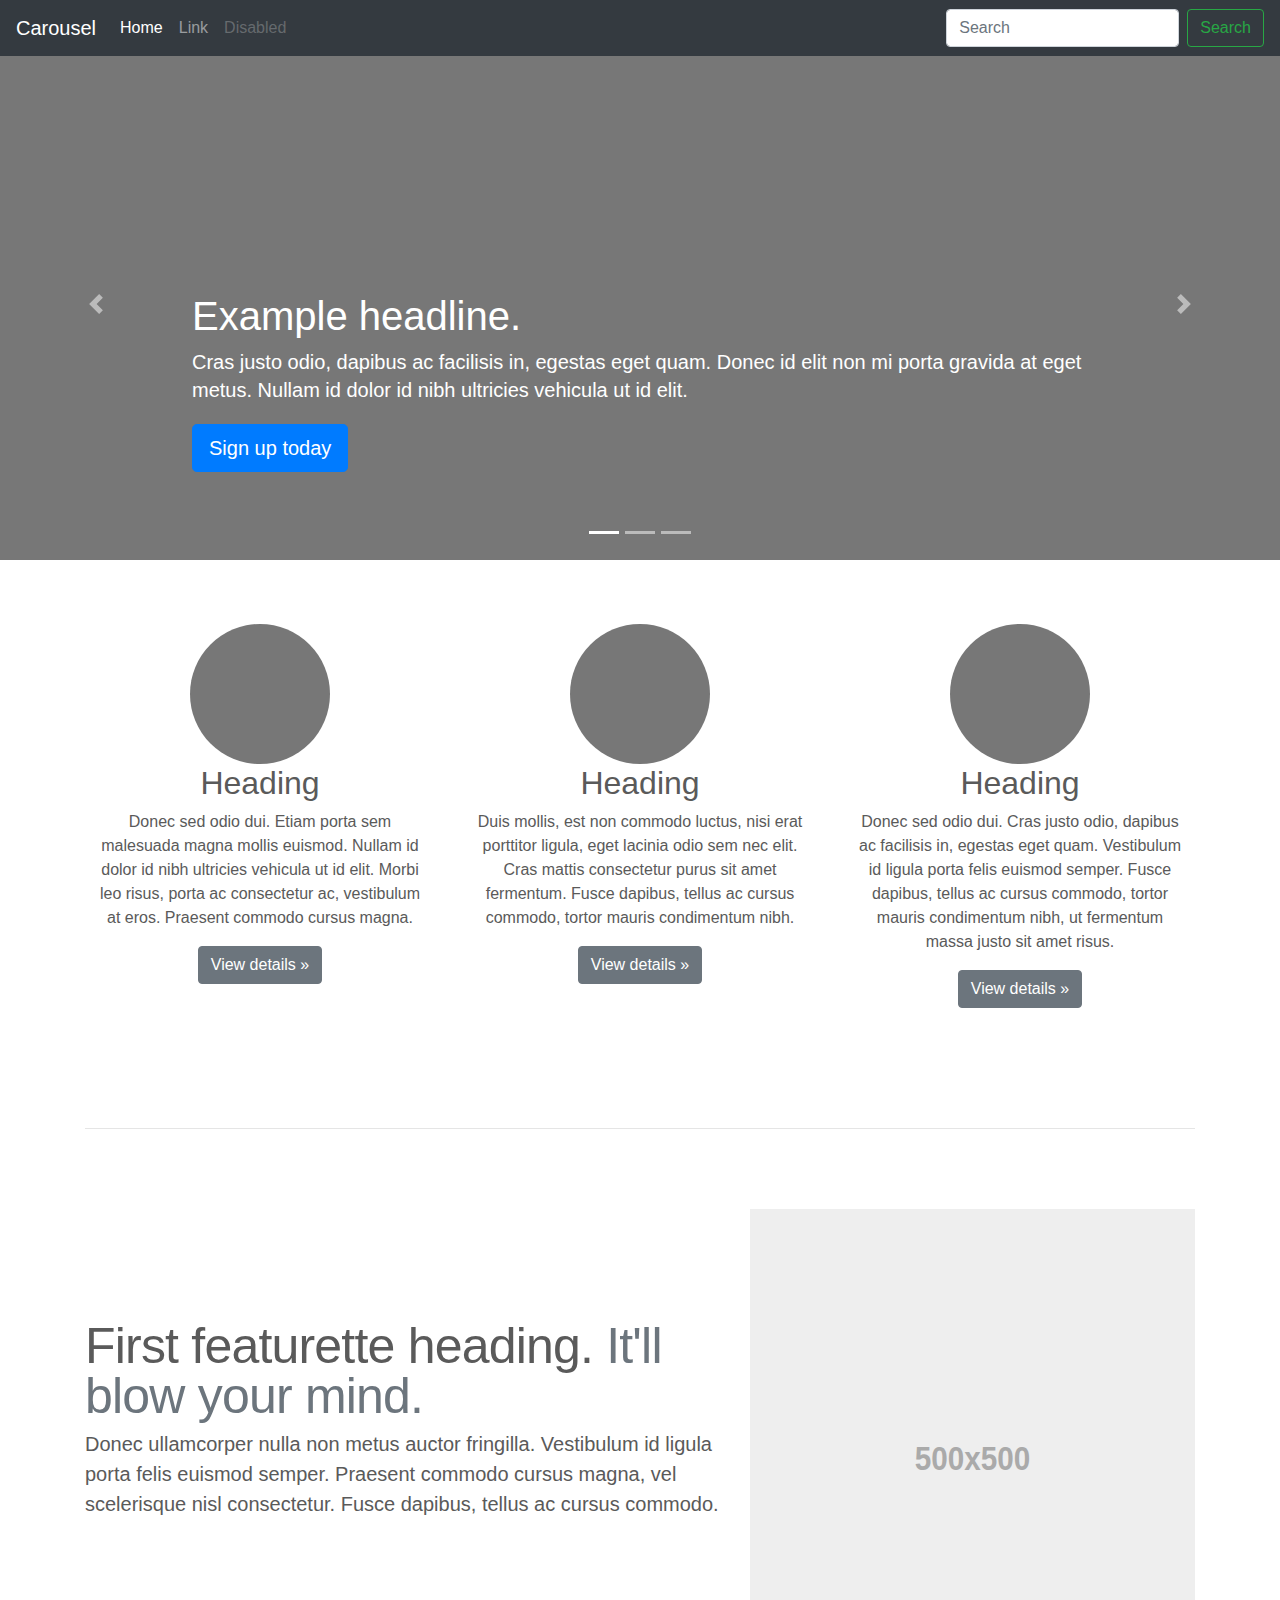
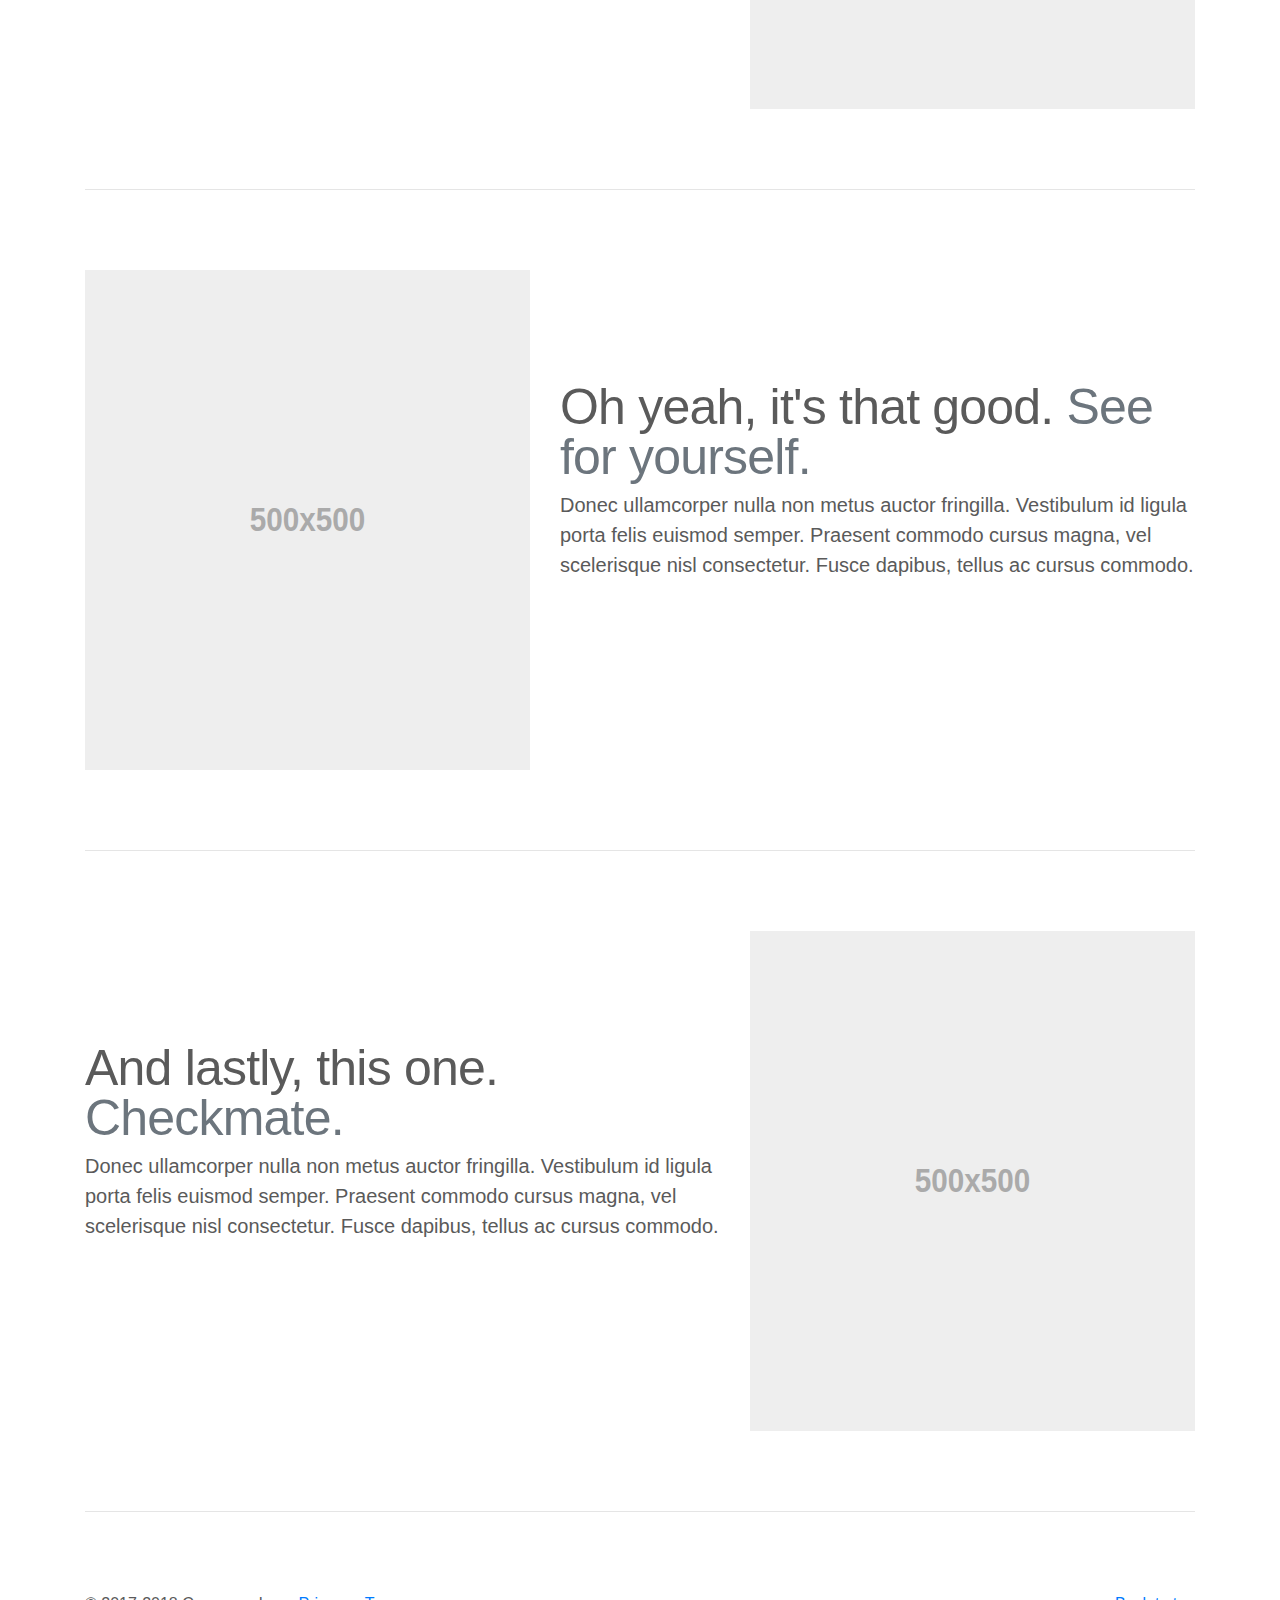
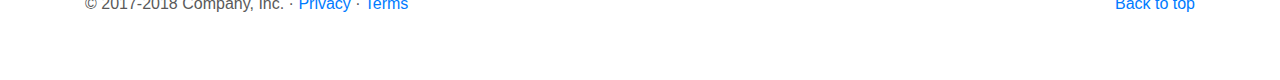
<file: lib/bootstrap-4.0.0/bootstrap-4.0.0/docs/4.0/examples/carousel/index.html>
<!doctype html>
<html lang="en">
  <head>
    <meta charset="utf-8">
    <meta name="viewport" content="width=device-width, initial-scale=1, shrink-to-fit=no">
    <meta name="description" content="">
    <meta name="author" content="">
    <link rel="icon" href="../../../../favicon.ico">

    <title>Carousel Template for Bootstrap</title>

    <!-- Bootstrap core CSS -->
    <link href="../../../../dist/css/bootstrap.min.css" rel="stylesheet">

    <!-- Custom styles for this template -->
    <link href="carousel.css" rel="stylesheet">
  </head>
  <body>

    <header>
      <nav class="navbar navbar-expand-md navbar-dark fixed-top bg-dark">
        <a class="navbar-brand" href="#">Carousel</a>
        <button class="navbar-toggler" type="button" data-toggle="collapse" data-target="#navbarCollapse" aria-controls="navbarCollapse" aria-expanded="false" aria-label="Toggle navigation">
          <span class="navbar-toggler-icon"></span>
        </button>
        <div class="collapse navbar-collapse" id="navbarCollapse">
          <ul class="navbar-nav mr-auto">
            <li class="nav-item active">
              <a class="nav-link" href="#">Home <span class="sr-only">(current)</span></a>
            </li>
            <li class="nav-item">
              <a class="nav-link" href="#">Link</a>
            </li>
            <li class="nav-item">
              <a class="nav-link disabled" href="#">Disabled</a>
            </li>
          </ul>
          <form class="form-inline mt-2 mt-md-0">
            <input class="form-control mr-sm-2" type="text" placeholder="Search" aria-label="Search">
            <button class="btn btn-outline-success my-2 my-sm-0" type="submit">Search</button>
          </form>
        </div>
      </nav>
    </header>

    <main role="main">

      <div id="myCarousel" class="carousel slide" data-ride="carousel">
        <ol class="carousel-indicators">
          <li data-target="#myCarousel" data-slide-to="0" class="active"></li>
          <li data-target="#myCarousel" data-slide-to="1"></li>
          <li data-target="#myCarousel" data-slide-to="2"></li>
        </ol>
        <div class="carousel-inner">
          <div class="carousel-item active">
            <img class="first-slide" src="[data-uri]" alt="First slide">
            <div class="container">
              <div class="carousel-caption text-left">
                <h1>Example headline.</h1>
                <p>Cras justo odio, dapibus ac facilisis in, egestas eget quam. Donec id elit non mi porta gravida at eget metus. Nullam id dolor id nibh ultricies vehicula ut id elit.</p>
                <p><a class="btn btn-lg btn-primary" href="#" role="button">Sign up today</a></p>
              </div>
            </div>
          </div>
          <div class="carousel-item">
            <img class="second-slide" src="[data-uri]" alt="Second slide">
            <div class="container">
              <div class="carousel-caption">
                <h1>Another example headline.</h1>
                <p>Cras justo odio, dapibus ac facilisis in, egestas eget quam. Donec id elit non mi porta gravida at eget metus. Nullam id dolor id nibh ultricies vehicula ut id elit.</p>
                <p><a class="btn btn-lg btn-primary" href="#" role="button">Learn more</a></p>
              </div>
            </div>
          </div>
          <div class="carousel-item">
            <img class="third-slide" src="[data-uri]" alt="Third slide">
            <div class="container">
              <div class="carousel-caption text-right">
                <h1>One more for good measure.</h1>
                <p>Cras justo odio, dapibus ac facilisis in, egestas eget quam. Donec id elit non mi porta gravida at eget metus. Nullam id dolor id nibh ultricies vehicula ut id elit.</p>
                <p><a class="btn btn-lg btn-primary" href="#" role="button">Browse gallery</a></p>
              </div>
            </div>
          </div>
        </div>
        <a class="carousel-control-prev" href="#myCarousel" role="button" data-slide="prev">
          <span class="carousel-control-prev-icon" aria-hidden="true"></span>
          <span class="sr-only">Previous</span>
        </a>
        <a class="carousel-control-next" href="#myCarousel" role="button" data-slide="next">
          <span class="carousel-control-next-icon" aria-hidden="true"></span>
          <span class="sr-only">Next</span>
        </a>
      </div>


      <!-- Marketing messaging and featurettes
      ================================================== -->
      <!-- Wrap the rest of the page in another container to center all the content. -->

      <div class="container marketing">

        <!-- Three columns of text below the carousel -->
        <div class="row">
          <div class="col-lg-4">
            <img class="rounded-circle" src="[data-uri]" alt="Generic placeholder image" width="140" height="140">
            <h2>Heading</h2>
            <p>Donec sed odio dui. Etiam porta sem malesuada magna mollis euismod. Nullam id dolor id nibh ultricies vehicula ut id elit. Morbi leo risus, porta ac consectetur ac, vestibulum at eros. Praesent commodo cursus magna.</p>
            <p><a class="btn btn-secondary" href="#" role="button">View details &raquo;</a></p>
          </div><!-- /.col-lg-4 -->
          <div class="col-lg-4">
            <img class="rounded-circle" src="[data-uri]" alt="Generic placeholder image" width="140" height="140">
            <h2>Heading</h2>
            <p>Duis mollis, est non commodo luctus, nisi erat porttitor ligula, eget lacinia odio sem nec elit. Cras mattis consectetur purus sit amet fermentum. Fusce dapibus, tellus ac cursus commodo, tortor mauris condimentum nibh.</p>
            <p><a class="btn btn-secondary" href="#" role="button">View details &raquo;</a></p>
          </div><!-- /.col-lg-4 -->
          <div class="col-lg-4">
            <img class="rounded-circle" src="[data-uri]" alt="Generic placeholder image" width="140" height="140">
            <h2>Heading</h2>
            <p>Donec sed odio dui. Cras justo odio, dapibus ac facilisis in, egestas eget quam. Vestibulum id ligula porta felis euismod semper. Fusce dapibus, tellus ac cursus commodo, tortor mauris condimentum nibh, ut fermentum massa justo sit amet risus.</p>
            <p><a class="btn btn-secondary" href="#" role="button">View details &raquo;</a></p>
          </div><!-- /.col-lg-4 -->
        </div><!-- /.row -->


        <!-- START THE FEATURETTES -->

        <hr class="featurette-divider">

        <div class="row featurette">
          <div class="col-md-7">
            <h2 class="featurette-heading">First featurette heading. <span class="text-muted">It'll blow your mind.</span></h2>
            <p class="lead">Donec ullamcorper nulla non metus auctor fringilla. Vestibulum id ligula porta felis euismod semper. Praesent commodo cursus magna, vel scelerisque nisl consectetur. Fusce dapibus, tellus ac cursus commodo.</p>
          </div>
          <div class="col-md-5">
            <img class="featurette-image img-fluid mx-auto" data-src="holder.js/500x500/auto" alt="Generic placeholder image">
          </div>
        </div>

        <hr class="featurette-divider">

        <div class="row featurette">
          <div class="col-md-7 order-md-2">
            <h2 class="featurette-heading">Oh yeah, it's that good. <span class="text-muted">See for yourself.</span></h2>
            <p class="lead">Donec ullamcorper nulla non metus auctor fringilla. Vestibulum id ligula porta felis euismod semper. Praesent commodo cursus magna, vel scelerisque nisl consectetur. Fusce dapibus, tellus ac cursus commodo.</p>
          </div>
          <div class="col-md-5 order-md-1">
            <img class="featurette-image img-fluid mx-auto" data-src="holder.js/500x500/auto" alt="Generic placeholder image">
          </div>
        </div>

        <hr class="featurette-divider">

        <div class="row featurette">
          <div class="col-md-7">
            <h2 class="featurette-heading">And lastly, this one. <span class="text-muted">Checkmate.</span></h2>
            <p class="lead">Donec ullamcorper nulla non metus auctor fringilla. Vestibulum id ligula porta felis euismod semper. Praesent commodo cursus magna, vel scelerisque nisl consectetur. Fusce dapibus, tellus ac cursus commodo.</p>
          </div>
          <div class="col-md-5">
            <img class="featurette-image img-fluid mx-auto" data-src="holder.js/500x500/auto" alt="Generic placeholder image">
          </div>
        </div>

        <hr class="featurette-divider">

        <!-- /END THE FEATURETTES -->

      </div><!-- /.container -->


      <!-- FOOTER -->
      <footer class="container">
        <p class="float-right"><a href="#">Back to top</a></p>
        <p>&copy; 2017-2018 Company, Inc. &middot; <a href="#">Privacy</a> &middot; <a href="#">Terms</a></p>
      </footer>
    </main>

    <!-- Bootstrap core JavaScript
    ================================================== -->
    <!-- Placed at the end of the document so the pages load faster -->
    <script src="https://code.jquery.com/jquery-3.2.1.slim.min.js" integrity="sha384-KJ3o2DKtIkvYIK3UENzmM7KCkRr/rE9/Qpg6aAZGJwFDMVNA/GpGFF93hXpG5KkN" crossorigin="anonymous"></script>
    <script>window.jQuery || document.write('<script src="../../../../assets/js/vendor/jquery-slim.min.js"><\/script>')</script>
    <script src="../../../../assets/js/vendor/popper.min.js"></script>
    <script src="../../../../dist/js/bootstrap.min.js"></script>
    <!-- Just to make our placeholder images work. Don't actually copy the next line! -->
    <script src="../../../../assets/js/vendor/holder.min.js"></script>
  </body>
</html>
</file>
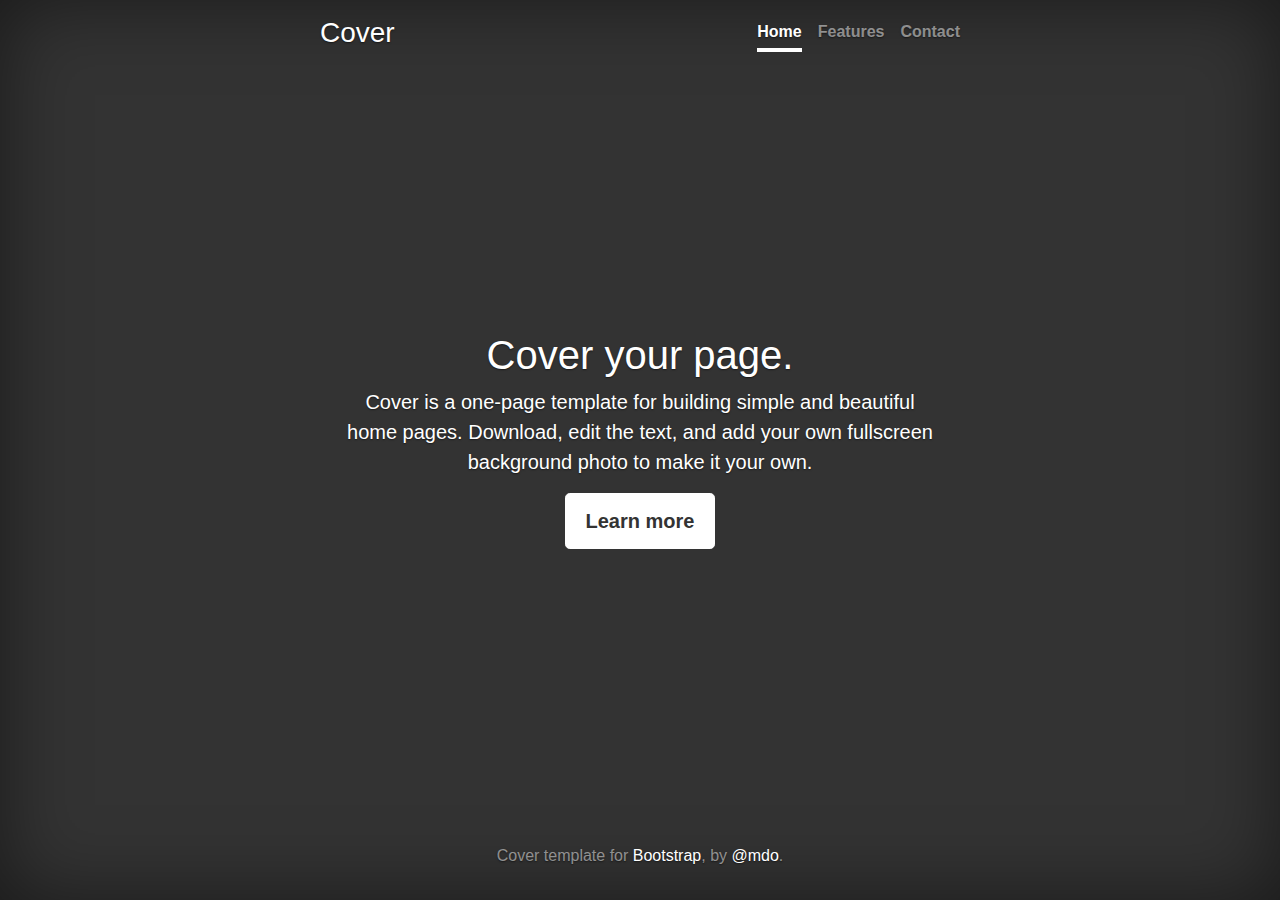
<file: lib/bootstrap-4.0.0/bootstrap-4.0.0/docs/4.0/examples/cover/index.html>
<!doctype html>
<html lang="en">
  <head>
    <meta charset="utf-8">
    <meta name="viewport" content="width=device-width, initial-scale=1, shrink-to-fit=no">
    <meta name="description" content="">
    <meta name="author" content="">
    <link rel="icon" href="../../../../favicon.ico">

    <title>Cover Template for Bootstrap</title>

    <!-- Bootstrap core CSS -->
    <link href="../../../../dist/css/bootstrap.min.css" rel="stylesheet">

    <!-- Custom styles for this template -->
    <link href="cover.css" rel="stylesheet">
  </head>

  <body class="text-center">

    <div class="cover-container d-flex h-100 p-3 mx-auto flex-column">
      <header class="masthead mb-auto">
        <div class="inner">
          <h3 class="masthead-brand">Cover</h3>
          <nav class="nav nav-masthead justify-content-center">
            <a class="nav-link active" href="#">Home</a>
            <a class="nav-link" href="#">Features</a>
            <a class="nav-link" href="#">Contact</a>
          </nav>
        </div>
      </header>

      <main role="main" class="inner cover">
        <h1 class="cover-heading">Cover your page.</h1>
        <p class="lead">Cover is a one-page template for building simple and beautiful home pages. Download, edit the text, and add your own fullscreen background photo to make it your own.</p>
        <p class="lead">
          <a href="#" class="btn btn-lg btn-secondary">Learn more</a>
        </p>
      </main>

      <footer class="mastfoot mt-auto">
        <div class="inner">
          <p>Cover template for <a href="https://getbootstrap.com/">Bootstrap</a>, by <a href="https://twitter.com/mdo">@mdo</a>.</p>
        </div>
      </footer>
    </div>


    <!-- Bootstrap core JavaScript
    ================================================== -->
    <!-- Placed at the end of the document so the pages load faster -->
    <script src="https://code.jquery.com/jquery-3.2.1.slim.min.js" integrity="sha384-KJ3o2DKtIkvYIK3UENzmM7KCkRr/rE9/Qpg6aAZGJwFDMVNA/GpGFF93hXpG5KkN" crossorigin="anonymous"></script>
    <script>window.jQuery || document.write('<script src="../../../../assets/js/vendor/jquery-slim.min.js"><\/script>')</script>
    <script src="../../../../assets/js/vendor/popper.min.js"></script>
    <script src="../../../../dist/js/bootstrap.min.js"></script>
  </body>
</html>
</file>
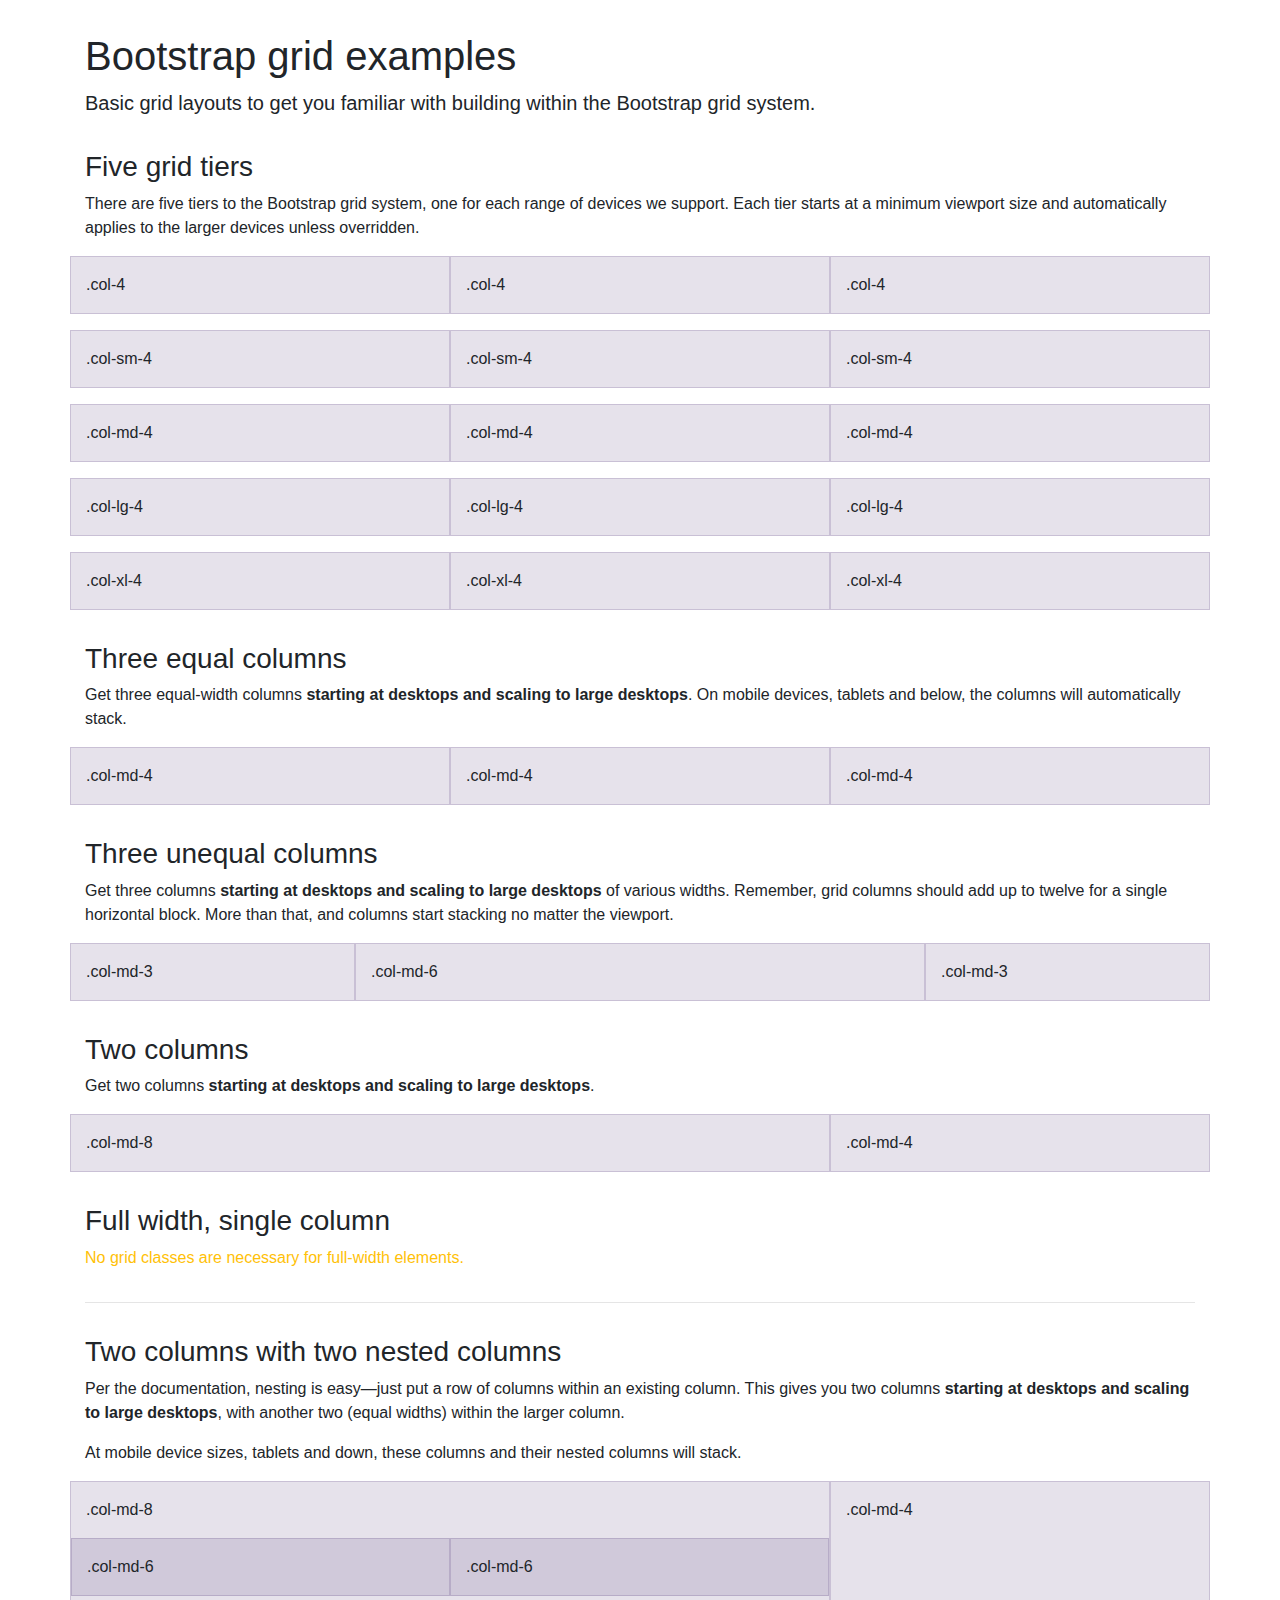
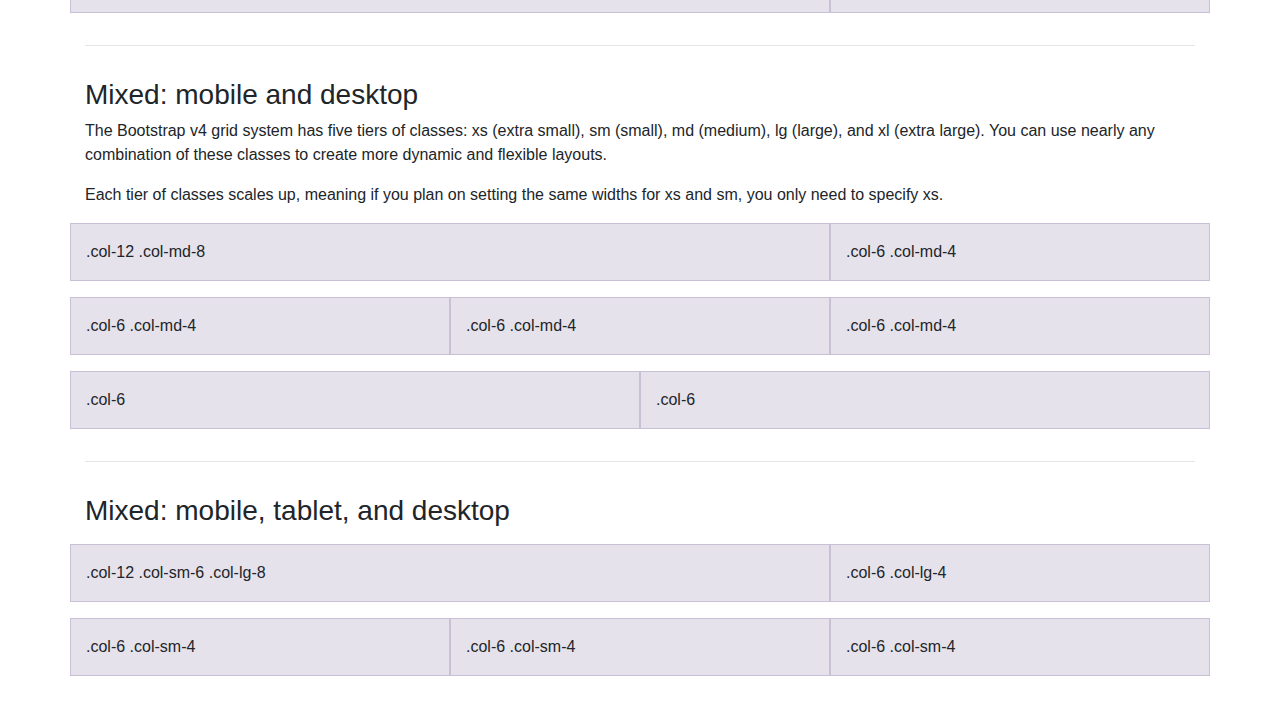
<file: lib/bootstrap-4.0.0/bootstrap-4.0.0/docs/4.0/examples/grid/index.html>
<!doctype html>
<html lang="en">
  <head>
    <meta charset="utf-8">
    <meta name="viewport" content="width=device-width, initial-scale=1, shrink-to-fit=no">
    <meta name="description" content="">
    <meta name="author" content="">
    <link rel="icon" href="../../../../favicon.ico">

    <title>Grid Template for Bootstrap</title>

    <!-- Bootstrap core CSS -->
    <link href="../../../../dist/css/bootstrap.min.css" rel="stylesheet">

    <!-- Custom styles for this template -->
    <link href="grid.css" rel="stylesheet">
  </head>

  <body>
    <div class="container">

      <h1>Bootstrap grid examples</h1>
      <p class="lead">Basic grid layouts to get you familiar with building within the Bootstrap grid system.</p>

      <h3>Five grid tiers</h3>
      <p>There are five tiers to the Bootstrap grid system, one for each range of devices we support. Each tier starts at a minimum viewport size and automatically applies to the larger devices unless overridden.</p>

      <div class="row">
        <div class="col-4">.col-4</div>
        <div class="col-4">.col-4</div>
        <div class="col-4">.col-4</div>
      </div>

      <div class="row">
        <div class="col-sm-4">.col-sm-4</div>
        <div class="col-sm-4">.col-sm-4</div>
        <div class="col-sm-4">.col-sm-4</div>
      </div>

      <div class="row">
        <div class="col-md-4">.col-md-4</div>
        <div class="col-md-4">.col-md-4</div>
        <div class="col-md-4">.col-md-4</div>
      </div>

      <div class="row">
        <div class="col-lg-4">.col-lg-4</div>
        <div class="col-lg-4">.col-lg-4</div>
        <div class="col-lg-4">.col-lg-4</div>
      </div>

      <div class="row">
        <div class="col-xl-4">.col-xl-4</div>
        <div class="col-xl-4">.col-xl-4</div>
        <div class="col-xl-4">.col-xl-4</div>
      </div>

      <h3>Three equal columns</h3>
      <p>Get three equal-width columns <strong>starting at desktops and scaling to large desktops</strong>. On mobile devices, tablets and below, the columns will automatically stack.</p>
      <div class="row">
        <div class="col-md-4">.col-md-4</div>
        <div class="col-md-4">.col-md-4</div>
        <div class="col-md-4">.col-md-4</div>
      </div>

      <h3>Three unequal columns</h3>
      <p>Get three columns <strong>starting at desktops and scaling to large desktops</strong> of various widths. Remember, grid columns should add up to twelve for a single horizontal block. More than that, and columns start stacking no matter the viewport.</p>
      <div class="row">
        <div class="col-md-3">.col-md-3</div>
        <div class="col-md-6">.col-md-6</div>
        <div class="col-md-3">.col-md-3</div>
      </div>

      <h3>Two columns</h3>
      <p>Get two columns <strong>starting at desktops and scaling to large desktops</strong>.</p>
      <div class="row">
        <div class="col-md-8">.col-md-8</div>
        <div class="col-md-4">.col-md-4</div>
      </div>

      <h3>Full width, single column</h3>
      <p class="text-warning">No grid classes are necessary for full-width elements.</p>

      <hr>

      <h3>Two columns with two nested columns</h3>
      <p>Per the documentation, nesting is easy—just put a row of columns within an existing column. This gives you two columns <strong>starting at desktops and scaling to large desktops</strong>, with another two (equal widths) within the larger column.</p>
      <p>At mobile device sizes, tablets and down, these columns and their nested columns will stack.</p>
      <div class="row">
        <div class="col-md-8">
          .col-md-8
          <div class="row">
            <div class="col-md-6">.col-md-6</div>
            <div class="col-md-6">.col-md-6</div>
          </div>
        </div>
        <div class="col-md-4">.col-md-4</div>
      </div>

      <hr>

      <h3>Mixed: mobile and desktop</h3>
      <p>The Bootstrap v4 grid system has five tiers of classes: xs (extra small), sm (small), md (medium), lg (large), and xl (extra large). You can use nearly any combination of these classes to create more dynamic and flexible layouts.</p>
      <p>Each tier of classes scales up, meaning if you plan on setting the same widths for xs and sm, you only need to specify xs.</p>
      <div class="row">
        <div class="col-12 col-md-8">.col-12 .col-md-8</div>
        <div class="col-6 col-md-4">.col-6 .col-md-4</div>
      </div>
      <div class="row">
        <div class="col-6 col-md-4">.col-6 .col-md-4</div>
        <div class="col-6 col-md-4">.col-6 .col-md-4</div>
        <div class="col-6 col-md-4">.col-6 .col-md-4</div>
      </div>
      <div class="row">
        <div class="col-6">.col-6</div>
        <div class="col-6">.col-6</div>
      </div>

      <hr>

      <h3>Mixed: mobile, tablet, and desktop</h3>
      <p></p>
      <div class="row">
        <div class="col-12 col-sm-6 col-lg-8">.col-12 .col-sm-6 .col-lg-8</div>
        <div class="col-6 col-lg-4">.col-6 .col-lg-4</div>
      </div>
      <div class="row">
        <div class="col-6 col-sm-4">.col-6 .col-sm-4</div>
        <div class="col-6 col-sm-4">.col-6 .col-sm-4</div>
        <div class="col-6 col-sm-4">.col-6 .col-sm-4</div>
      </div>

    </div> <!-- /container -->
  </body>
</html>
</file>
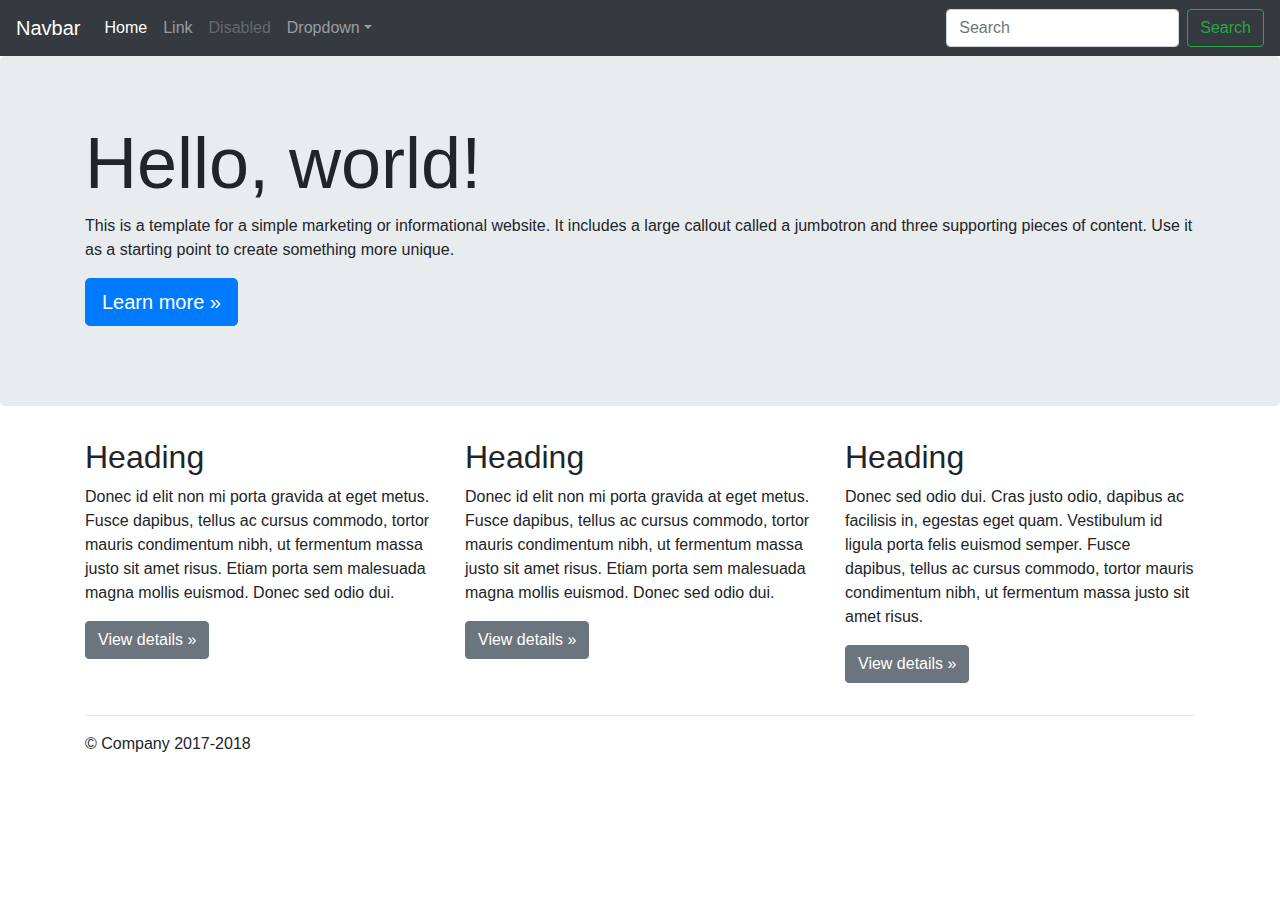
<file: lib/bootstrap-4.0.0/bootstrap-4.0.0/docs/4.0/examples/jumbotron/index.html>
<!doctype html>
<html lang="en">
  <head>
    <meta charset="utf-8">
    <meta name="viewport" content="width=device-width, initial-scale=1, shrink-to-fit=no">
    <meta name="description" content="">
    <meta name="author" content="">
    <link rel="icon" href="../../../../favicon.ico">

    <title>Jumbotron Template for Bootstrap</title>

    <!-- Bootstrap core CSS -->
    <link href="../../../../dist/css/bootstrap.min.css" rel="stylesheet">

    <!-- Custom styles for this template -->
    <link href="jumbotron.css" rel="stylesheet">
  </head>

  <body>

    <nav class="navbar navbar-expand-md navbar-dark fixed-top bg-dark">
      <a class="navbar-brand" href="#">Navbar</a>
      <button class="navbar-toggler" type="button" data-toggle="collapse" data-target="#navbarsExampleDefault" aria-controls="navbarsExampleDefault" aria-expanded="false" aria-label="Toggle navigation">
        <span class="navbar-toggler-icon"></span>
      </button>

      <div class="collapse navbar-collapse" id="navbarsExampleDefault">
        <ul class="navbar-nav mr-auto">
          <li class="nav-item active">
            <a class="nav-link" href="#">Home <span class="sr-only">(current)</span></a>
          </li>
          <li class="nav-item">
            <a class="nav-link" href="#">Link</a>
          </li>
          <li class="nav-item">
            <a class="nav-link disabled" href="#">Disabled</a>
          </li>
          <li class="nav-item dropdown">
            <a class="nav-link dropdown-toggle" href="http://example.com" id="dropdown01" data-toggle="dropdown" aria-haspopup="true" aria-expanded="false">Dropdown</a>
            <div class="dropdown-menu" aria-labelledby="dropdown01">
              <a class="dropdown-item" href="#">Action</a>
              <a class="dropdown-item" href="#">Another action</a>
              <a class="dropdown-item" href="#">Something else here</a>
            </div>
          </li>
        </ul>
        <form class="form-inline my-2 my-lg-0">
          <input class="form-control mr-sm-2" type="text" placeholder="Search" aria-label="Search">
          <button class="btn btn-outline-success my-2 my-sm-0" type="submit">Search</button>
        </form>
      </div>
    </nav>

    <main role="main">

      <!-- Main jumbotron for a primary marketing message or call to action -->
      <div class="jumbotron">
        <div class="container">
          <h1 class="display-3">Hello, world!</h1>
          <p>This is a template for a simple marketing or informational website. It includes a large callout called a jumbotron and three supporting pieces of content. Use it as a starting point to create something more unique.</p>
          <p><a class="btn btn-primary btn-lg" href="#" role="button">Learn more &raquo;</a></p>
        </div>
      </div>

      <div class="container">
        <!-- Example row of columns -->
        <div class="row">
          <div class="col-md-4">
            <h2>Heading</h2>
            <p>Donec id elit non mi porta gravida at eget metus. Fusce dapibus, tellus ac cursus commodo, tortor mauris condimentum nibh, ut fermentum massa justo sit amet risus. Etiam porta sem malesuada magna mollis euismod. Donec sed odio dui. </p>
            <p><a class="btn btn-secondary" href="#" role="button">View details &raquo;</a></p>
          </div>
          <div class="col-md-4">
            <h2>Heading</h2>
            <p>Donec id elit non mi porta gravida at eget metus. Fusce dapibus, tellus ac cursus commodo, tortor mauris condimentum nibh, ut fermentum massa justo sit amet risus. Etiam porta sem malesuada magna mollis euismod. Donec sed odio dui. </p>
            <p><a class="btn btn-secondary" href="#" role="button">View details &raquo;</a></p>
          </div>
          <div class="col-md-4">
            <h2>Heading</h2>
            <p>Donec sed odio dui. Cras justo odio, dapibus ac facilisis in, egestas eget quam. Vestibulum id ligula porta felis euismod semper. Fusce dapibus, tellus ac cursus commodo, tortor mauris condimentum nibh, ut fermentum massa justo sit amet risus.</p>
            <p><a class="btn btn-secondary" href="#" role="button">View details &raquo;</a></p>
          </div>
        </div>

        <hr>

      </div> <!-- /container -->

    </main>

    <footer class="container">
      <p>&copy; Company 2017-2018</p>
    </footer>

    <!-- Bootstrap core JavaScript
    ================================================== -->
    <!-- Placed at the end of the document so the pages load faster -->
    <script src="https://code.jquery.com/jquery-3.2.1.slim.min.js" integrity="sha384-KJ3o2DKtIkvYIK3UENzmM7KCkRr/rE9/Qpg6aAZGJwFDMVNA/GpGFF93hXpG5KkN" crossorigin="anonymous"></script>
    <script>window.jQuery || document.write('<script src="../../../../assets/js/vendor/jquery-slim.min.js"><\/script>')</script>
    <script src="../../../../assets/js/vendor/popper.min.js"></script>
    <script src="../../../../dist/js/bootstrap.min.js"></script>
  </body>
</html>
</file>
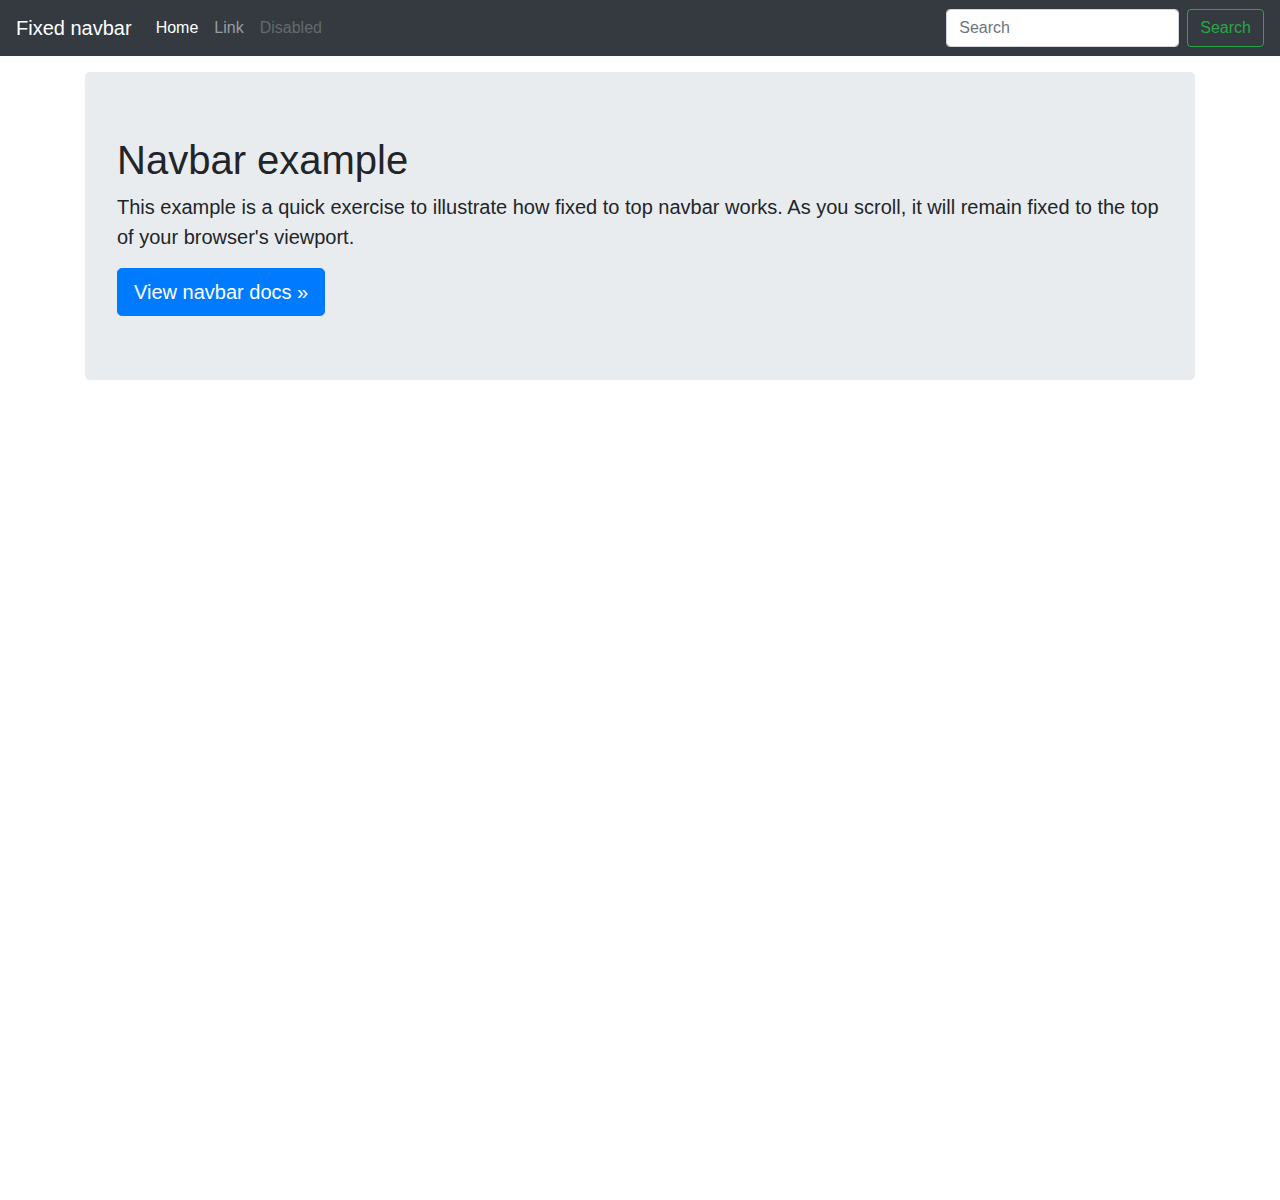
<file: lib/bootstrap-4.0.0/bootstrap-4.0.0/docs/4.0/examples/navbar-fixed/index.html>
<!doctype html>
<html lang="en">
  <head>
    <meta charset="utf-8">
    <meta name="viewport" content="width=device-width, initial-scale=1, shrink-to-fit=no">
    <meta name="description" content="">
    <meta name="author" content="">
    <link rel="icon" href="../../../../favicon.ico">

    <title>Fixed top navbar example for Bootstrap</title>

    <!-- Bootstrap core CSS -->
    <link href="../../../../dist/css/bootstrap.min.css" rel="stylesheet">

    <!-- Custom styles for this template -->
    <link href="navbar-top-fixed.css" rel="stylesheet">
  </head>

  <body>

    <nav class="navbar navbar-expand-md navbar-dark fixed-top bg-dark">
      <a class="navbar-brand" href="#">Fixed navbar</a>
      <button class="navbar-toggler" type="button" data-toggle="collapse" data-target="#navbarCollapse" aria-controls="navbarCollapse" aria-expanded="false" aria-label="Toggle navigation">
        <span class="navbar-toggler-icon"></span>
      </button>
      <div class="collapse navbar-collapse" id="navbarCollapse">
        <ul class="navbar-nav mr-auto">
          <li class="nav-item active">
            <a class="nav-link" href="#">Home <span class="sr-only">(current)</span></a>
          </li>
          <li class="nav-item">
            <a class="nav-link" href="#">Link</a>
          </li>
          <li class="nav-item">
            <a class="nav-link disabled" href="#">Disabled</a>
          </li>
        </ul>
        <form class="form-inline mt-2 mt-md-0">
          <input class="form-control mr-sm-2" type="text" placeholder="Search" aria-label="Search">
          <button class="btn btn-outline-success my-2 my-sm-0" type="submit">Search</button>
        </form>
      </div>
    </nav>

    <main role="main" class="container">
      <div class="jumbotron">
        <h1>Navbar example</h1>
        <p class="lead">This example is a quick exercise to illustrate how fixed to top navbar works. As you scroll, it will remain fixed to the top of your browser's viewport.</p>
        <a class="btn btn-lg btn-primary" href="../../components/navbar/" role="button">View navbar docs &raquo;</a>
      </div>
    </main>

    <!-- Bootstrap core JavaScript
    ================================================== -->
    <!-- Placed at the end of the document so the pages load faster -->
    <script src="https://code.jquery.com/jquery-3.2.1.slim.min.js" integrity="sha384-KJ3o2DKtIkvYIK3UENzmM7KCkRr/rE9/Qpg6aAZGJwFDMVNA/GpGFF93hXpG5KkN" crossorigin="anonymous"></script>
    <script>window.jQuery || document.write('<script src="../../../../assets/js/vendor/jquery-slim.min.js"><\/script>')</script>
    <script src="../../../../assets/js/vendor/popper.min.js"></script>
    <script src="../../../../dist/js/bootstrap.min.js"></script>
  </body>
</html>
</file>
<file: style.css>
@font-face {
    font-family: "Maragsa";
    src: url(Resources/Fonts/maragsa-font/MaragsaDisplay-GO6PD.otf);
}

* {
    box-sizing: border-box;
    padding: 0;
    margin: 0;
}

html {
    scroll-behavior: smooth;
    /* scroll-snap-type: y mandatory; */
}

body {
    background-color: rgb(0, 0, 0);
    margin: 0;
    overflow-x: hidden;
    scroll-behavior: smooth;
    padding: 0;
}

/* .page-section {
    width: 100vw;
    height: 100vh;
    display:flex;
    justify-content: center;
    align-items: center;
} */

/* HEADER */

.header {
    position: fixed;
    display: flex;
    top: 0;
    left: 0;
    width: 100vw;
    height: 7%;
    padding: 20px 3%;
    background-color: transparent;
    justify-content: center;
    align-items: center;
    justify-content: space-between;
    z-index: 100;
    overflow-wrap: normal;
}

.divbg {
    position: absolute;
    background-color: black;
    top: 5%;
    right: 0.5%;
    height: 100%;
    width: 100%;
    z-index: -4;
    opacity: 0.4;
}

.logo img {
    position: relative;
    display: flex;
    top: 10%;
    left: 3%;
    height:6rem;
    width: 10rem;
}

.navbar {
    position: relative;
    display: flex;
    flex-direction: row;
}

.navbar a {
    position: relative;
    display: flex;
    font-size: 120%;
    font-family: Helvetica;
    color: white;
    text-decoration: none;
    letter-spacing: 0.1rem;
    margin: 0 25px;
}

.navbar a::after{
    content: '';
    position: absolute;
    left: -9px;
    top: 0;
    height: 110%;
    width: 125%;
    background-color: #eead2b;
    background-position: center;
    border-radius: 5px;
    transform: scale(0);
    opacity: 0;
    transition: 0.3s;
    z-index: -1;
}
.navbar a:hover::after,
.navbar a.active{
    color: #ffffff;
    transform: scaleY(1.75) ;
    opacity: 1;
}

/* Landing */

.Main {
    position: relative;
    display: flex;
    background-color: black;
    width: 100vw;
    height: 100vh;
    z-index: -3;
    /* scroll-snap-align: center; */
}

.autoShow {
    animation: text-appear both;
    animation-timeline: view();
    animation-range: entry 45% cover 100vh;
}

@keyframes text-appear {
    from {
        opacity: 0;
        transform: scale(0.25);
        transform: translateY(200px);
    }
    to {
        opacity: 1;
        transform: scale(1);
        transform: translateY(0);
    }
}

.autoHide {
    transition: ease-in-out;
    animation: text-disappear both;
    animation-timeline: view();
    animation-range: exit 0% 100%;
}

@keyframes text-disappear {
    from {
        opacity: 1;
        transform: scale(1);
        transform: translateY(0px);
    }
    to {
        opacity: 0.5;
        transform: scale(0.25);
        transform: translateY(300px);
    }
}


.BG {
    background-color: black;
    position: relative;
    top: 0;
    left: 0;
    width: 100%;
    height: 90%;
}

.landing {
    position: relative;
    width: 100%;
    height: 100%;
    top: 0;
    left: 0;
    opacity: 0.4 !important;
}

.Mainsub {
    position: absolute;
    display: flex;
    flex-direction: column;
    z-index: 5;
    height: 80%;
    width: 80%;
    top: 10%;
    right: 5%;
}

.Pose {
    position: absolute;
    height: 95%;
    width: 50%;
    top: 0;
    left: 0;
    z-index: 2;
    min-width: 400px;
}

.tagline {
    position: relative;
    display: flex;
    flex-direction: column;
    top: 25%;
    left: 45%;
    z-index: 2;
    height: 55%;
    width: 60%;
    justify-content: center;
}

.tagline p#p1 {
    color: #eaeaeb;
    font-size: clamp(0.2rem, 1.3vw, 2rem);
    font-family: Helvetica;
    font-weight: bold;
}

.tagline p#p2 {
    color: #eaeaeb;
    font-size: clamp(0.2rem, 1.3vw, 2rem);
    font-family: Helvetica;
    font-weight: bold;
}

.tagline h1#headline {
    z-index: 2;
    color: #eead2b;
    font-size: clamp(1rem, 5vw, 8rem);
    font-weight: bold;
    letter-spacing: 0.2rem;
    font-family: "Maragsa";
}

.seats {
    position: absolute;
    top: 64%;
    left: 0;
    width: 100vw;
    height: 60vh;
    z-index: 2;
    opacity: 1;
}

/* About Me */
.About_Me {
    position: relative;
    display: flex;
    padding: 5%;
    justify-content: center;
    align-items: center;
    height: 100vh;
    width: 100vw;
    background-image: linear-gradient(to top, rgb(53, 5, 5) 1%, rgb(7, 0, 0) 40%);
    /* scroll-snap-align: center; */
    flex-direction: column;
}

.gear_container {
    position: absolute;
    display: flex;
    height: 10.3%;
    width: 45vw;
    top: 25%;
    left: 7%;
    z-index: 2;
    align-items: center;
    background-image: url(Resources/Images/banner.jpg);
    background-position: center;
    border-radius: 150px;
    justify-content: center;
    box-shadow: 0px 0px 50px rgb(94, 67, 67);    
}

#gear_text {
    position: relative;
    height: 70%;
    width: 80%;
    color: #eead2b;
    font-size: clamp(2rem, 3vw, 5em);
    text-shadow: 0.5rem 0.5rem 15px rgb(0,0,0.5);
    font-family: "Maragsa";
    letter-spacing: 0.27rem;
}

.gear_container p {
    text-shadow: 20px, 20px;
}

.mask {
    position: absolute;
    right: 5%;
    display: flex;
    height: 80%;
    width: 50%;
}

#smile {
    position: relative;
    height: 50%;
    width: 40%;
    top: 10%;
    left: 10%;
    animation: float1 4s infinite;
    animation-timing-function: ease-in-out;
}

#frown {
    position: relative;
    height: 50%;
    width: 40%;
    top: 50%;
    left: 25%;
    animation: float2 3s infinite;
    animation-timing-function: ease-in-out;
}

@keyframes float1 {
    0%, 100% {transform: translateY(-10px);}
    50% {transform: translateY(40px);}
}

@keyframes float2 {
    0%, 100% {transform: translateY(30px);}
    50% {transform: translateY(-20px);}
}



.MainContainer {
    position: relative;
    display: flex;
    height: 70%;
    width: 90%;
    flex-direction: row;
    z-index: 4;
    top: 0;
    align-items: center;
    justify-content: space-between;
}

.text_content {
    position: relative;
    display: flex;
    flex-direction: column;
    height: 50%;
    width: 47%;
    z-index: 1;
    left: 2%;
    color: white;
    justify-content: start;
    gap: 5%;
}

.text_content h1 {
    position: relative;
    font-size: clamp(2rem, 2vw, 2.5rem);
}

.text_content p {
    position: relative;
    font-size: clamp(0.5rem, 1vw, 1.5rem);
}

.profile_picture {
    position: relative;
    display: flex;
    height: 100%;
    width: 40%;
    flex-direction: column;
    justify-content: center;
    align-items: center;
}

#pp {
    position: relative;
    height: 100%;
    width: 80%;
    z-index: 3;

}

/* SKILL */

.skill {
    position: relative;
    display: flex;
    padding: 5%;
    justify-content: space-evenly;
    align-items: center;
    flex-wrap: wrap;
    top: 15%;
    width: 100vw;
    height: 100vh;
    background-image: linear-gradient(to bottom, rgb(53, 5, 5) 1%, rgb(7, 0, 0) 40%);
    /* scroll-snap-align: center; */
}

.props2 {
    position: absolute;
    display: flex;
    flex-direction: row;
    height: 100vh;
    width: 100vw;
    flex-direction: row;
    flex-wrap: wrap;
}

.props2 .bulb1 {
    position: absolute;
    height: 50%;
    width: 27%;
    top: 0%;
    opacity: 0.5;
    right: 80%;
}

.props2 .bulb2 {
    position: absolute;
    height: 60%;
    width: 40%;
    bottom: 60%;
    opacity: 1;
    left: 10%;
}

.props2 .bulb3 {
    position: absolute;
    height: 30%;
    width: 25%;
    bottom: 80%;
    left: 40%;
    opacity: 0.4;
}

.props2 .bulb4 {
    position: absolute;
    height: 60%;
    width: 35%;
    bottom: 65%;
    left: 55%;
    opacity: 1;
}

.props2 .bulb5 {
    position: absolute;
    height: 20%;
    width: 8%;
    bottom: 75%;
    left: 90%;
    opacity: 0.5;
}


.Mainsub1 {
    position: relative;
    display: flex;
    flex-direction: column;
    top: 5%;
    height: 70%;
    width: 32%;
    justify-content: center;
    gap: 2%;
}

.Mainsub1 h1#name {
    position: relative;
    z-index: 2;
    left: 0.6em;
    color: #eead2b;
    font-size: clamp(2rem, 5vw, 7rem);
    letter-spacing: 0.5px;
    font-family: "Maragsa";
    letter-spacing: 0.5rem;
    font-weight: 800;
}

.Mainsub1 p#p3 {
    position: relative;
    display: flex;
    top: -3%;
    left: 3rem;
    z-index: 2;
    color: #eaeaeb;
    font-size: clamp(1rem, 1vw, 2em);
    font-family: Helvetica;
    font-weight: bold;
    line-height: 1.3;
}


.Mainsub1 .card {
    position: relative;
    display: flex;
    flex-direction: column;
    background-color: transparent;
    background-image: url(Resources/Images/Placard.png);
    background-size: contain;
    background-repeat: no-repeat;
    background-position: center;
    align-items: flex-start;
    justify-content: center;
    height: 60%;
    width: 100%;
    z-index: 2;
    bottom: 4%;
    justify-content: center;
    gap: 5%;
    padding: 5%;
}

.skill .card p {
    position: relative;
    left: 15%;
    font-size: clamp(1rem, 2vw, 3em);
    letter-spacing: 0.2rem;
    color: black;
}

.skill .card ul {
    position: relative;
    left: 25%;
    font-size: clamp(1rem, 1.2vw, 2em);
}

/* DECK */

.skill .deck {
    position: relative;
    top: 7%;
    height: 80vh;
    width: 50%;
    z-index: 2;
    text-align: center;
    overflow: hidden;
}
 .deck .slider {
    position: absolute;
    justify-content: center;
    width: 30%;
    height: 50%;
    top: 20%;
    left: 40%;
    left: calc(50% -100px);
    transform-style: preserve-3d;
    transform: perspective(1000px);
    animation: autoRun 25s linear infinite;
 }

@keyframes autoRun {
    from {
        transform: perspective(1000px) rotateX(-5deg) rotateY(0deg);
    } to {
        transform: perspective(1000px) rotateX(-5deg) rotateY(360deg);
    }
}


 .deck .slider .item {
    position:absolute;
    inset: 0 0 0 0;
    transform: 
        rotateY(calc((var(--position) - 1) * (360/var(--quantity)) *1deg))
        translateZ(250px);
 }

 .deck .slider .item img {
    width: 100%;
    height: 100%;
    object-fit: cover;
    border-radius: 10px;
 }

 .item {
    color: whitesmoke;
    font-family: Georgia;
    font-size: 1.5em;
    font-weight: bold;
 }

 .peri {
    position: relative;
    height: 20vh;
    width: 100vw;
    bottom: 10%;
    right: 10%;
    z-index: 2;
 }

 .ring {
    position: relative;
    height: 100%;
    width: 40%;
    left: 62%;
    bottom: 40%;
    animation: glowing 5s infinite;
    animation-timing-function: ease-in-out;
 }

@keyframes glowing {
    0%,100% {
        filter: drop-shadow(0 0 5px #eead2b);
    }
    50% {
        filter: drop-shadow(0 0 45px #eead2b)
    }
}


 /* Socials */
 .socials {
    position: relative;
    display: flex;
    flex-direction: column;
    background-image: linear-gradient(to top, rgb(53, 5, 5) 1%, rgb(7, 0, 0) 40%);
    height: 100vh;
    width: 100vw;
    overflow: hidden;
    justify-content: center;
    align-items: center;
    /* scroll-snap-align: center; */
 }

.socials .Mainsub2 {
    position: relative;
    display: flex;
    flex-direction: row;
    height: 80%;
    width: 80%;
    background-color: transparent;
    justify-content: space-evenly;
    gap: 10%;
    align-items: center;
}


 .socials .Mainsub2 .cat {
    position: relative;
    background-color: transparent;
    height: 50%;
    width: 50%;
    animation: fadeIn 4s infinite, floatUp 4s infinite;
    animation-timing-function: ease-in-out;
    z-index: 2;
}
@keyframes fadeIn {
    50% { opacity: 0.5;}
    100% { opacity: 1; }
    200% { opacity: 0.5; }
}

@keyframes floatUp {
    0%, 100% { transform: translateY(-20); }
    50% { transform: translateY(40px); }
}

 .cat img {
    position: relative;
    background-color: transparent;
    height: 100%;
    width: 100%;
 }

.socials .Mainsub2 .acc {
    position: relative;
    display: flex;
    flex-direction: column;
    background-color: transparent;
    height: 50%;
    width: 15%;
    gap: 5%;
    justify-content: center;
    justify-content: space-between;
    z-index: 10;
}

.socials .Mainsub2 .acc img{
    position: relative;
    display: flex;
    flex-direction: row;
    background-color: transparent;
    height: 100%;
    width: 100%;
    z-index: 10;
}

.socials .Mainsub2 .social_name {
    position: relative;
    display: flex;
    flex-direction: column;
    background-color: transparent;
    height: 50%;
    width: 25%;
    justify-content: space-evenly;
    top: 3%;
    gap: 25%;
    right: 10%;
    z-index: 10;
}

.social_name a {
    background-color: transparent;
    position: relative;
    display: flex;
    flex-direction: column;
    font-size: clamp(1rem, 3vw, 5em);
    color: white;
    justify-content: space-evenly;
    text-decoration: none;
    z-index: 10;
}

.props{
    position: absolute;
    display: flex;
    flex-direction: row;
    height: 80vh;
    width: 100vw;
    gap: 2%;
    left: 2%;
    top: 12%;
}

#left {
    position: relative;
    top: 0;
    left: 3%;
    height: 80%;
    width: 20%;
    animation-delay: 2s;
    animation: floatUp2 3s infinite;
    animation-timing-function: ease-in-out;
}

@keyframes floatUp2 {
    0%, 100% { transform: translateY(-20); }
    50% { transform: translateY(10px); }
}

#right {
    position: relative;
    top: 0;
    left: 5%;
    height: 80%;
    width: 20%;
    z-index: 1;
    animation-delay: 2s;
    animation: floatUp3 3s infinite;
    animation-timing-function: ease-in-out;
}

@keyframes floatUp3 {
    0%, 100% { transform: translateY(30); }
    50% { transform: translateY(-40px); }
}
</file>
<file: lib/bootstrap-4.0.0/bootstrap-4.0.0/docs/4.0/examples/album/album.css>
:root {
  --jumbotron-padding-y: 3rem;
}

.jumbotron {
  padding-top: var(--jumbotron-padding-y);
  padding-bottom: var(--jumbotron-padding-y);
  margin-bottom: 0;
  background-color: #fff;
}
@media (min-width: 768px) {
  .jumbotron {
    padding-top: calc(var(--jumbotron-padding-y) * 2);
    padding-bottom: calc(var(--jumbotron-padding-y) * 2);
  }
}

.jumbotron p:last-child {
  margin-bottom: 0;
}

.jumbotron-heading {
  font-weight: 300;
}

.jumbotron .container {
  max-width: 40rem;
}

footer {
  padding-top: 3rem;
  padding-bottom: 3rem;
}

footer p {
  margin-bottom: .25rem;
}

.box-shadow { box-shadow: 0 .25rem .75rem rgba(0, 0, 0, .05); }
</file>
<file: lib/bootstrap-4.0.0/bootstrap-4.0.0/docs/4.0/examples/blog/blog.css>
/* stylelint-disable selector-list-comma-newline-after */

.blog-header {
  line-height: 1;
  border-bottom: 1px solid #e5e5e5;
}

.blog-header-logo {
  font-family: "Playfair Display", Georgia, "Times New Roman", serif;
  font-size: 2.25rem;
}

.blog-header-logo:hover {
  text-decoration: none;
}

h1, h2, h3, h4, h5, h6 {
  font-family: "Playfair Display", Georgia, "Times New Roman", serif;
}

.display-4 {
  font-size: 2.5rem;
}
@media (min-width: 768px) {
  .display-4 {
    font-size: 3rem;
  }
}

.nav-scroller {
  position: relative;
  z-index: 2;
  height: 2.75rem;
  overflow-y: hidden;
}

.nav-scroller .nav {
  display: -webkit-box;
  display: -ms-flexbox;
  display: flex;
  -ms-flex-wrap: nowrap;
  flex-wrap: nowrap;
  padding-bottom: 1rem;
  margin-top: -1px;
  overflow-x: auto;
  text-align: center;
  white-space: nowrap;
  -webkit-overflow-scrolling: touch;
}

.nav-scroller .nav-link {
  padding-top: .75rem;
  padding-bottom: .75rem;
  font-size: .875rem;
}

.card-img-right {
  height: 100%;
  border-radius: 0 3px 3px 0;
}

.flex-auto {
  -ms-flex: 0 0 auto;
  -webkit-box-flex: 0;
  flex: 0 0 auto;
}

.h-250 { height: 250px; }
@media (min-width: 768px) {
  .h-md-250 { height: 250px; }
}

.border-top { border-top: 1px solid #e5e5e5; }
.border-bottom { border-bottom: 1px solid #e5e5e5; }

.box-shadow { box-shadow: 0 .25rem .75rem rgba(0, 0, 0, .05); }

/*
 * Blog name and description
 */
.blog-title {
  margin-bottom: 0;
  font-size: 2rem;
  font-weight: 400;
}
.blog-description {
  font-size: 1.1rem;
  color: #999;
}

@media (min-width: 40em) {
  .blog-title {
    font-size: 3.5rem;
  }
}

/* Pagination */
.blog-pagination {
  margin-bottom: 4rem;
}
.blog-pagination > .btn {
  border-radius: 2rem;
}

/*
 * Blog posts
 */
.blog-post {
  margin-bottom: 4rem;
}
.blog-post-title {
  margin-bottom: .25rem;
  font-size: 2.5rem;
}
.blog-post-meta {
  margin-bottom: 1.25rem;
  color: #999;
}

/*
 * Footer
 */
.blog-footer {
  padding: 2.5rem 0;
  color: #999;
  text-align: center;
  background-color: #f9f9f9;
  border-top: .05rem solid #e5e5e5;
}
.blog-footer p:last-child {
  margin-bottom: 0;
}
</file>
<file: lib/bootstrap-4.0.0/bootstrap-4.0.0/docs/4.0/examples/carousel/carousel.css>
/* GLOBAL STYLES
-------------------------------------------------- */
/* Padding below the footer and lighter body text */

body {
  padding-top: 3rem;
  padding-bottom: 3rem;
  color: #5a5a5a;
}


/* CUSTOMIZE THE CAROUSEL
-------------------------------------------------- */

/* Carousel base class */
.carousel {
  margin-bottom: 4rem;
}
/* Since positioning the image, we need to help out the caption */
.carousel-caption {
  bottom: 3rem;
  z-index: 10;
}

/* Declare heights because of positioning of img element */
.carousel-item {
  height: 32rem;
  background-color: #777;
}
.carousel-item > img {
  position: absolute;
  top: 0;
  left: 0;
  min-width: 100%;
  height: 32rem;
}


/* MARKETING CONTENT
-------------------------------------------------- */

/* Center align the text within the three columns below the carousel */
.marketing .col-lg-4 {
  margin-bottom: 1.5rem;
  text-align: center;
}
.marketing h2 {
  font-weight: 400;
}
.marketing .col-lg-4 p {
  margin-right: .75rem;
  margin-left: .75rem;
}


/* Featurettes
------------------------- */

.featurette-divider {
  margin: 5rem 0; /* Space out the Bootstrap <hr> more */
}

/* Thin out the marketing headings */
.featurette-heading {
  font-weight: 300;
  line-height: 1;
  letter-spacing: -.05rem;
}


/* RESPONSIVE CSS
-------------------------------------------------- */

@media (min-width: 40em) {
  /* Bump up size of carousel content */
  .carousel-caption p {
    margin-bottom: 1.25rem;
    font-size: 1.25rem;
    line-height: 1.4;
  }

  .featurette-heading {
    font-size: 50px;
  }
}

@media (min-width: 62em) {
  .featurette-heading {
    margin-top: 7rem;
  }
}
</file>
<file: lib/bootstrap-4.0.0/bootstrap-4.0.0/docs/4.0/examples/cover/cover.css>
/*
 * Globals
 */

/* Links */
a,
a:focus,
a:hover {
  color: #fff;
}

/* Custom default button */
.btn-secondary,
.btn-secondary:hover,
.btn-secondary:focus {
  color: #333;
  text-shadow: none; /* Prevent inheritance from `body` */
  background-color: #fff;
  border: .05rem solid #fff;
}


/*
 * Base structure
 */

html,
body {
  height: 100%;
  background-color: #333;
}

body {
  display: -ms-flexbox;
  display: -webkit-box;
  display: flex;
  -ms-flex-pack: center;
  -webkit-box-pack: center;
  justify-content: center;
  color: #fff;
  text-shadow: 0 .05rem .1rem rgba(0, 0, 0, .5);
  box-shadow: inset 0 0 5rem rgba(0, 0, 0, .5);
}

.cover-container {
  max-width: 42em;
}


/*
 * Header
 */
.masthead {
  margin-bottom: 2rem;
}

.masthead-brand {
  margin-bottom: 0;
}

.nav-masthead .nav-link {
  padding: .25rem 0;
  font-weight: 700;
  color: rgba(255, 255, 255, .5);
  background-color: transparent;
  border-bottom: .25rem solid transparent;
}

.nav-masthead .nav-link:hover,
.nav-masthead .nav-link:focus {
  border-bottom-color: rgba(255, 255, 255, .25);
}

.nav-masthead .nav-link + .nav-link {
  margin-left: 1rem;
}

.nav-masthead .active {
  color: #fff;
  border-bottom-color: #fff;
}

@media (min-width: 48em) {
  .masthead-brand {
    float: left;
  }
  .nav-masthead {
    float: right;
  }
}


/*
 * Cover
 */
.cover {
  padding: 0 1.5rem;
}
.cover .btn-lg {
  padding: .75rem 1.25rem;
  font-weight: 700;
}


/*
 * Footer
 */
.mastfoot {
  color: rgba(255, 255, 255, .5);
}
</file>
<file: lib/bootstrap-4.0.0/bootstrap-4.0.0/docs/4.0/examples/grid/grid.css>
body {
  padding-top: 2rem;
  padding-bottom: 2rem;
}

h3 {
  margin-top: 2rem;
}

.row {
  margin-bottom: 1rem;
}
.row .row {
  margin-top: 1rem;
  margin-bottom: 0;
}
[class*="col-"] {
  padding-top: 1rem;
  padding-bottom: 1rem;
  background-color: rgba(86, 61, 124, .15);
  border: 1px solid rgba(86, 61, 124, .2);
}

hr {
  margin-top: 2rem;
  margin-bottom: 2rem;
}
</file>
<file: lib/bootstrap-4.0.0/bootstrap-4.0.0/docs/4.0/examples/jumbotron/jumbotron.css>
/* Move down content because we have a fixed navbar that is 3.5rem tall */
body {
  padding-top: 3.5rem;
}
</file>
<file: lib/bootstrap-4.0.0/bootstrap-4.0.0/docs/4.0/examples/navbar-fixed/navbar-top-fixed.css>
/* Show it is fixed to the top */
body {
  min-height: 75rem;
  padding-top: 4.5rem;
}
</file>
<file: lib/bootstrap-4.0.0/bootstrap-4.0.0/js/tests/vendor/qunit.css>
/*!
 * QUnit 2.4.1
 * https://qunitjs.com/
 *
 * Copyright jQuery Foundation and other contributors
 * Released under the MIT license
 * https://jquery.org/license
 *
 * Date: 2017-10-22T05:12Z
 */

/** Font Family and Sizes */

#qunit-tests, #qunit-header, #qunit-banner, #qunit-testrunner-toolbar, #qunit-filteredTest, #qunit-userAgent, #qunit-testresult {
	font-family: "Helvetica Neue Light", "HelveticaNeue-Light", "Helvetica Neue", Calibri, Helvetica, Arial, sans-serif;
}

#qunit-testrunner-toolbar, #qunit-filteredTest, #qunit-userAgent, #qunit-testresult, #qunit-tests li { font-size: small; }
#qunit-tests { font-size: smaller; }


/** Resets */

#qunit-tests, #qunit-header, #qunit-banner, #qunit-filteredTest, #qunit-userAgent, #qunit-testresult, #qunit-modulefilter {
	margin: 0;
	padding: 0;
}


/** Header (excluding toolbar) */

#qunit-header {
	padding: 0.5em 0 0.5em 1em;

	color: #8699A4;
	background-color: #0D3349;

	font-size: 1.5em;
	line-height: 1em;
	font-weight: 400;

	border-radius: 5px 5px 0 0;
}

#qunit-header a {
	text-decoration: none;
	color: #C2CCD1;
}

#qunit-header a:hover,
#qunit-header a:focus {
	color: #FFF;
}

#qunit-banner {
	height: 5px;
}

#qunit-filteredTest {
	padding: 0.5em 1em 0.5em 1em;
	color: #366097;
	background-color: #F4FF77;
}

#qunit-userAgent {
	padding: 0.5em 1em 0.5em 1em;
	color: #FFF;
	background-color: #2B81AF;
	text-shadow: rgba(0, 0, 0, 0.5) 2px 2px 1px;
}


/** Toolbar */

#qunit-testrunner-toolbar {
	padding: 0.5em 1em 0.5em 1em;
	color: #5E740B;
	background-color: #EEE;
}

#qunit-testrunner-toolbar .clearfix {
	height: 0;
	clear: both;
}

#qunit-testrunner-toolbar label {
	display: inline-block;
}

#qunit-testrunner-toolbar input[type=checkbox],
#qunit-testrunner-toolbar input[type=radio] {
	margin: 3px;
	vertical-align: -2px;
}

#qunit-testrunner-toolbar input[type=text] {
	box-sizing: border-box;
	height: 1.6em;
}

.qunit-url-config,
.qunit-filter,
#qunit-modulefilter {
	display: inline-block;
	line-height: 2.1em;
}

.qunit-filter,
#qunit-modulefilter {
	float: right;
	position: relative;
	margin-left: 1em;
}

.qunit-url-config label {
	margin-right: 0.5em;
}

#qunit-modulefilter-search {
	box-sizing: border-box;
	width: 400px;
}

#qunit-modulefilter-search-container:after {
	position: absolute;
	right: 0.3em;
	content: "\25bc";
	color: black;
}

#qunit-modulefilter-dropdown {
	/* align with #qunit-modulefilter-search */
	box-sizing: border-box;
	width: 400px;
	position: absolute;
	right: 0;
	top: 50%;
	margin-top: 0.8em;

	border: 1px solid #D3D3D3;
	border-top: none;
	border-radius: 0 0 .25em .25em;
	color: #000;
	background-color: #F5F5F5;
	z-index: 99;
}

#qunit-modulefilter-dropdown a {
	color: inherit;
	text-decoration: none;
}

#qunit-modulefilter-dropdown .clickable.checked {
	font-weight: bold;
	color: #000;
	background-color: #D2E0E6;
}

#qunit-modulefilter-dropdown .clickable:hover {
	color: #FFF;
	background-color: #0D3349;
}

#qunit-modulefilter-actions {
	display: block;
	overflow: auto;

	/* align with #qunit-modulefilter-dropdown-list */
	font: smaller/1.5em sans-serif;
}

#qunit-modulefilter-dropdown #qunit-modulefilter-actions > * {
	box-sizing: border-box;
	max-height: 2.8em;
	display: block;
	padding: 0.4em;
}

#qunit-modulefilter-dropdown #qunit-modulefilter-actions > button {
	float: right;
	font: inherit;
}

#qunit-modulefilter-dropdown #qunit-modulefilter-actions > :last-child {
	/* insert padding to align with checkbox margins */
	padding-left: 3px;
}

#qunit-modulefilter-dropdown-list {
	max-height: 200px;
	overflow-y: auto;
	margin: 0;
	border-top: 2px groove threedhighlight;
	padding: 0.4em 0 0;
	font: smaller/1.5em sans-serif;
}

#qunit-modulefilter-dropdown-list li {
	white-space: nowrap;
	overflow: hidden;
	text-overflow: ellipsis;
}

#qunit-modulefilter-dropdown-list .clickable {
	display: block;
	padding-left: 0.15em;
}


/** Tests: Pass/Fail */

#qunit-tests {
	list-style-position: inside;
}

#qunit-tests li {
	padding: 0.4em 1em 0.4em 1em;
	border-bottom: 1px solid #FFF;
	list-style-position: inside;
}

#qunit-tests > li {
	display: none;
}

#qunit-tests li.running,
#qunit-tests li.pass,
#qunit-tests li.fail,
#qunit-tests li.skipped,
#qunit-tests li.aborted {
	display: list-item;
}

#qunit-tests.hidepass {
	position: relative;
}

#qunit-tests.hidepass li.running,
#qunit-tests.hidepass li.pass:not(.todo) {
	visibility: hidden;
	position: absolute;
	width:   0;
	height:  0;
	padding: 0;
	border:  0;
	margin:  0;
}

#qunit-tests li strong {
	cursor: pointer;
}

#qunit-tests li.skipped strong {
	cursor: default;
}

#qunit-tests li a {
	padding: 0.5em;
	color: #C2CCD1;
	text-decoration: none;
}

#qunit-tests li p a {
	padding: 0.25em;
	color: #6B6464;
}
#qunit-tests li a:hover,
#qunit-tests li a:focus {
	color: #000;
}

#qunit-tests li .runtime {
	float: right;
	font-size: smaller;
}

.qunit-assert-list {
	margin-top: 0.5em;
	padding: 0.5em;

	background-color: #FFF;

	border-radius: 5px;
}

.qunit-source {
	margin: 0.6em 0 0.3em;
}

.qunit-collapsed {
	display: none;
}

#qunit-tests table {
	border-collapse: collapse;
	margin-top: 0.2em;
}

#qunit-tests th {
	text-align: right;
	vertical-align: top;
	padding: 0 0.5em 0 0;
}

#qunit-tests td {
	vertical-align: top;
}

#qunit-tests pre {
	margin: 0;
	white-space: pre-wrap;
	word-wrap: break-word;
}

#qunit-tests del {
	color: #374E0C;
	background-color: #E0F2BE;
	text-decoration: none;
}

#qunit-tests ins {
	color: #500;
	background-color: #FFCACA;
	text-decoration: none;
}

/*** Test Counts */

#qunit-tests b.counts                       { color: #000; }
#qunit-tests b.passed                       { color: #5E740B; }
#qunit-tests b.failed                       { color: #710909; }

#qunit-tests li li {
	padding: 5px;
	background-color: #FFF;
	border-bottom: none;
	list-style-position: inside;
}

/*** Passing Styles */

#qunit-tests li li.pass {
	color: #3C510C;
	background-color: #FFF;
	border-left: 10px solid #C6E746;
}

#qunit-tests .pass                          { color: #528CE0; background-color: #D2E0E6; }
#qunit-tests .pass .test-name               { color: #366097; }

#qunit-tests .pass .test-actual,
#qunit-tests .pass .test-expected           { color: #999; }

#qunit-banner.qunit-pass                    { background-color: #C6E746; }

/*** Failing Styles */

#qunit-tests li li.fail {
	color: #710909;
	background-color: #FFF;
	border-left: 10px solid #EE5757;
	white-space: pre;
}

#qunit-tests > li:last-child {
	border-radius: 0 0 5px 5px;
}

#qunit-tests .fail                          { color: #000; background-color: #EE5757; }
#qunit-tests .fail .test-name,
#qunit-tests .fail .module-name             { color: #000; }

#qunit-tests .fail .test-actual             { color: #EE5757; }
#qunit-tests .fail .test-expected           { color: #008000; }

#qunit-banner.qunit-fail                    { background-color: #EE5757; }


/*** Aborted tests */
#qunit-tests .aborted { color: #000; background-color: orange; }
/*** Skipped tests */

#qunit-tests .skipped {
	background-color: #EBECE9;
}

#qunit-tests .qunit-todo-label,
#qunit-tests .qunit-skipped-label {
	background-color: #F4FF77;
	display: inline-block;
	font-style: normal;
	color: #366097;
	line-height: 1.8em;
	padding: 0 0.5em;
	margin: -0.4em 0.4em -0.4em 0;
}

#qunit-tests .qunit-todo-label {
	background-color: #EEE;
}

/** Result */

#qunit-testresult {
	color: #2B81AF;
	background-color: #D2E0E6;

	border-bottom: 1px solid #FFF;
}
#qunit-testresult .clearfix {
	height: 0;
	clear: both;
}
#qunit-testresult .module-name {
	font-weight: 700;
}
#qunit-testresult-display {
	padding: 0.5em 1em 0.5em 1em;
	width: 85%;
	float:left;
}
#qunit-testresult-controls {
	padding: 0.5em 1em 0.5em 1em;
  width: 10%;
	float:left;
}

/** Fixture */

#qunit-fixture {
	position: absolute;
	top: -10000px;
	left: -10000px;
	width: 1000px;
	height: 1000px;
}
</file>
